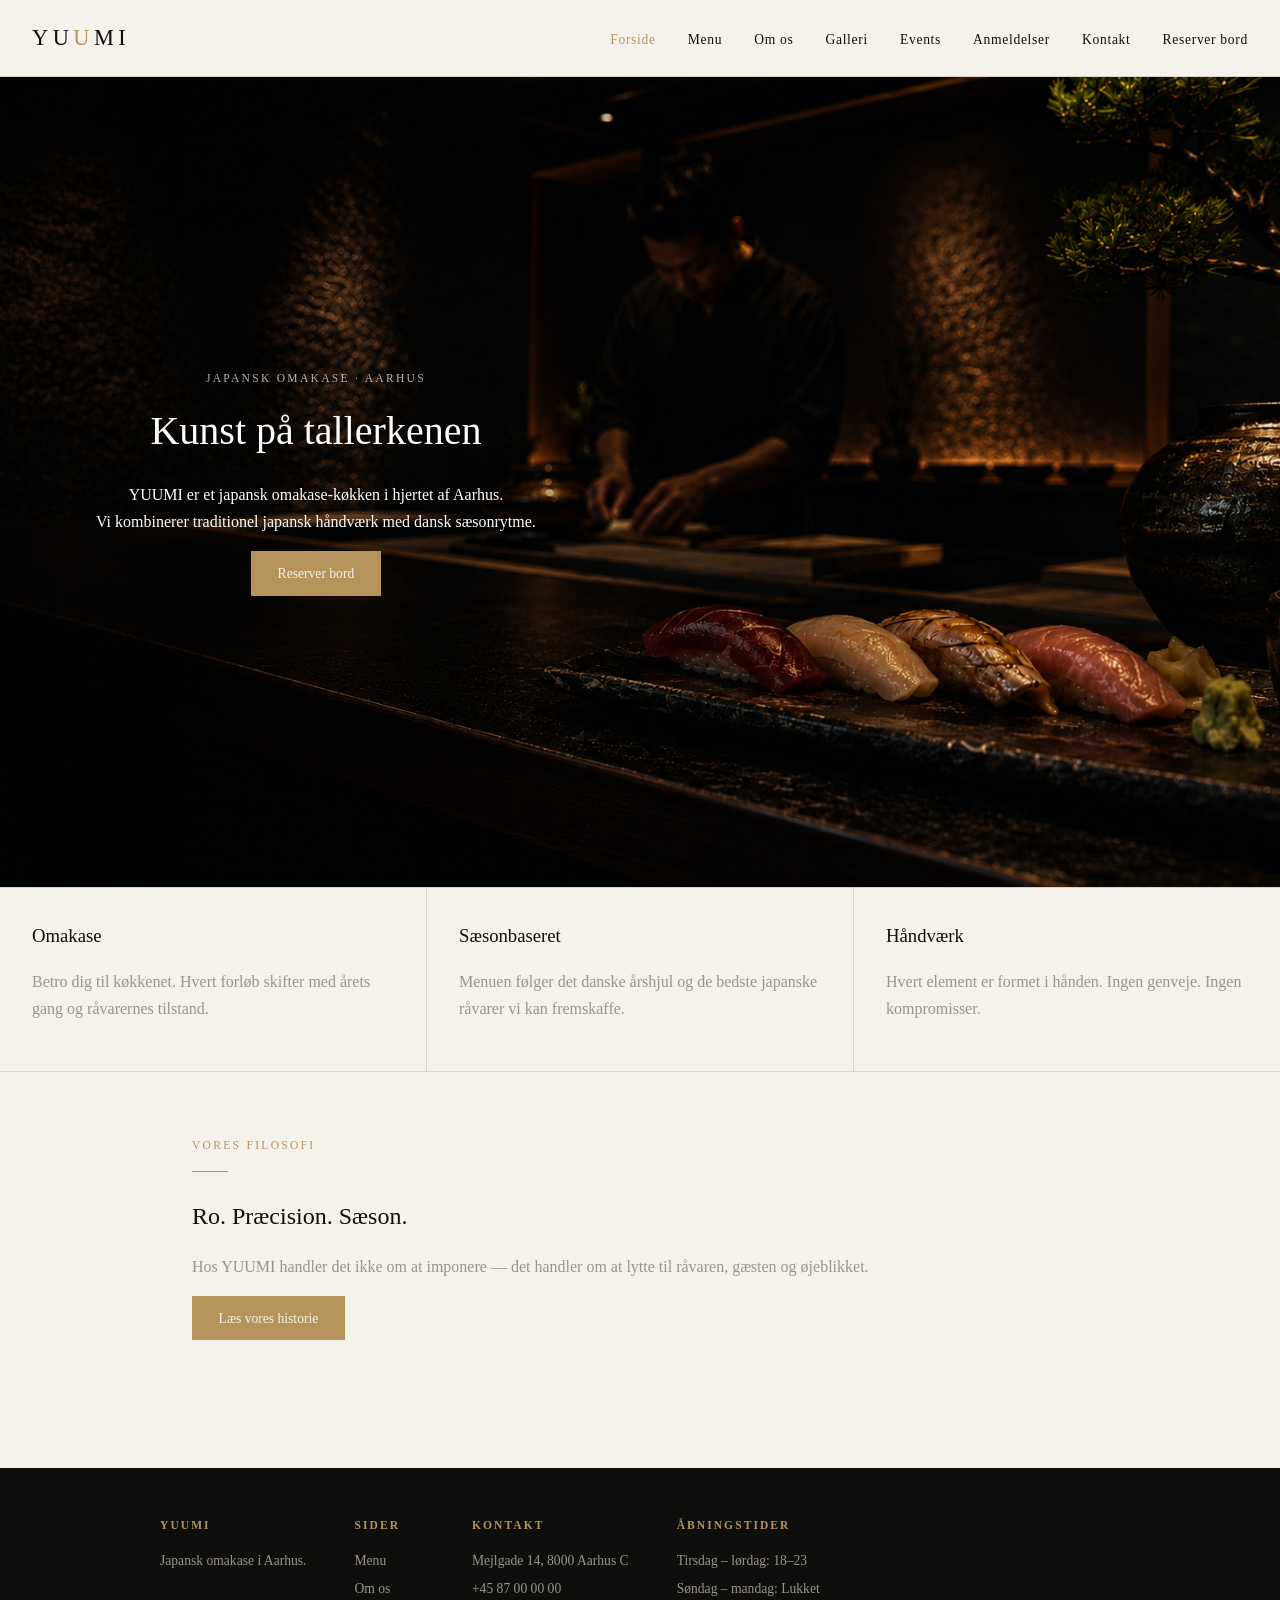
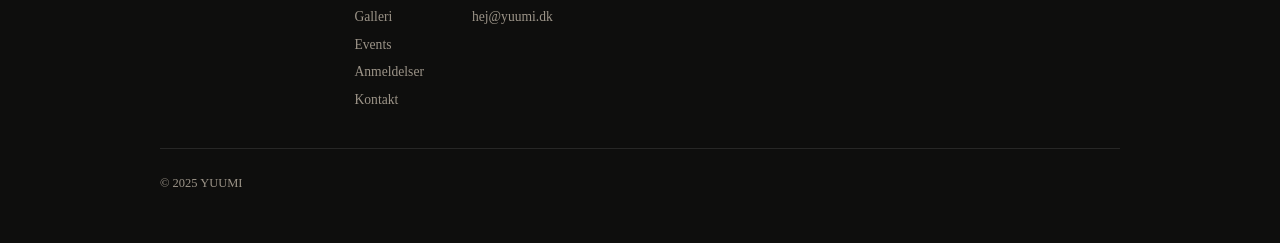
<file: Kode/index.html>
<!DOCTYPE html>
<html lang="da">
<head>
  <meta charset="UTF-8" />
  <meta name="viewport" content="width=device-width, initial-scale=1.0" />
  <title>YUUMI — Japansk Omakase</title>
  <link rel="stylesheet" href="main.css" />
  <link rel="stylesheet" href="pages.css" />
  <style>
    .page-hero {
      position: relative;
      min-height: 90vh;
      background-image: url(/images/yuumi_mainpic.png); 
      background-size: cover;
      background-position: center;
      display: flex;
      align-items: center;
      padding: 0 6rem;
    }

    .page-hero::before {
      content: '';
      position: absolute;
      inset: 0;
      background: linear-gradient(to right, rgba(0,0,0,0.6) 0%, rgba(0,0,0,0.1) 70%);
    }

    .page-hero .hero-content {
      position: relative;
      z-index: 1;
      max-width: 520px;
      color: white;
    }

    .page-hero .label {
      color: rgba(255,255,255,0.7);
    }

    .page-hero h1,
    .page-hero p {
      color: white;
    }
  </style>
</head>
<body>

  <nav>
    <a href="index.html" class="logo">YU<span>U</span>MI</a>
    <ul>
      <li><a href="index.html" class="active">Forside</a></li>
      <li><a href="menu.html">Menu</a></li>
      <li><a href="about.html">Om os</a></li>
      <li><a href="gallery.html">Galleri</a></li>
      <li><a href="events.html">Events</a></li>
      <li><a href="reviews.html">Anmeldelser</a></li>
      <li><a href="contact.html">Kontakt</a></li>
      <li><a href="booking.html">Reserver bord</a></li>
    </ul>
  </nav>

  <div class="page-hero">
    <div class="hero-content">
      <span class="label">Japansk Omakase · Aarhus</span>
      <h1>Kunst på tallerkenen</h1>
      <p>YUUMI er et japansk omakase-køkken i hjertet af Aarhus.<br>Vi kombinerer traditionel japansk håndværk med dansk sæsonrytme.</p>
      <a href="booking.html" class="btn">Reserver bord</a>
    </div>
  </div>

  <div class="features">
    <div class="feature">
      <h3>Omakase</h3>
      <p>Betro dig til køkkenet. Hvert forløb skifter med årets gang og råvarernes tilstand.</p>
    </div>
    <div class="feature">
      <h3>Sæsonbaseret</h3>
      <p>Menuen følger det danske årshjul og de bedste japanske råvarer vi kan fremskaffe.</p>
    </div>
    <div class="feature">
      <h3>Håndværk</h3>
      <p>Hvert element er formet i hånden. Ingen genveje. Ingen kompromisser.</p>
    </div>
  </div>

  <div class="container">
    <span class="label">Vores filosofi</span>
    <div class="divider"></div>
    <h2>Ro. Præcision. Sæson.</h2>
    <p>Hos YUUMI handler det ikke om at imponere — det handler om at lytte til råvaren, gæsten og øjeblikket.</p>
    <a href="about.html" class="btn">Læs vores historie</a>
  </div>

  <footer>
    <div class="footer-inner">
      <div class="footer-col">
        <h4>YUUMI</h4>
        <p>Japansk omakase i Aarhus.</p>
      </div>
      <div class="footer-col">
        <h4>Sider</h4>
        <a href="menu.html">Menu</a>
        <a href="about.html">Om os</a>
        <a href="gallery.html">Galleri</a>
        <a href="events.html">Events</a>
        <a href="reviews.html">Anmeldelser</a>
        <a href="contact.html">Kontakt</a>
      </div>
      <div class="footer-col">
        <h4>Kontakt</h4>
        <p>Mejlgade 14, 8000 Aarhus C</p>
        <p>+45 87 00 00 00</p>
        <p>hej@yuumi.dk</p>
      </div>
      <div class="footer-col">
        <h4>Åbningstider</h4>
        <p>Tirsdag – lørdag: 18–23</p>
        <p>Søndag – mandag: Lukket</p>
      </div>
    </div>
    <div class="footer-bottom">© 2025 YUUMI</div>
  </footer>

</body>
</html>
</file>
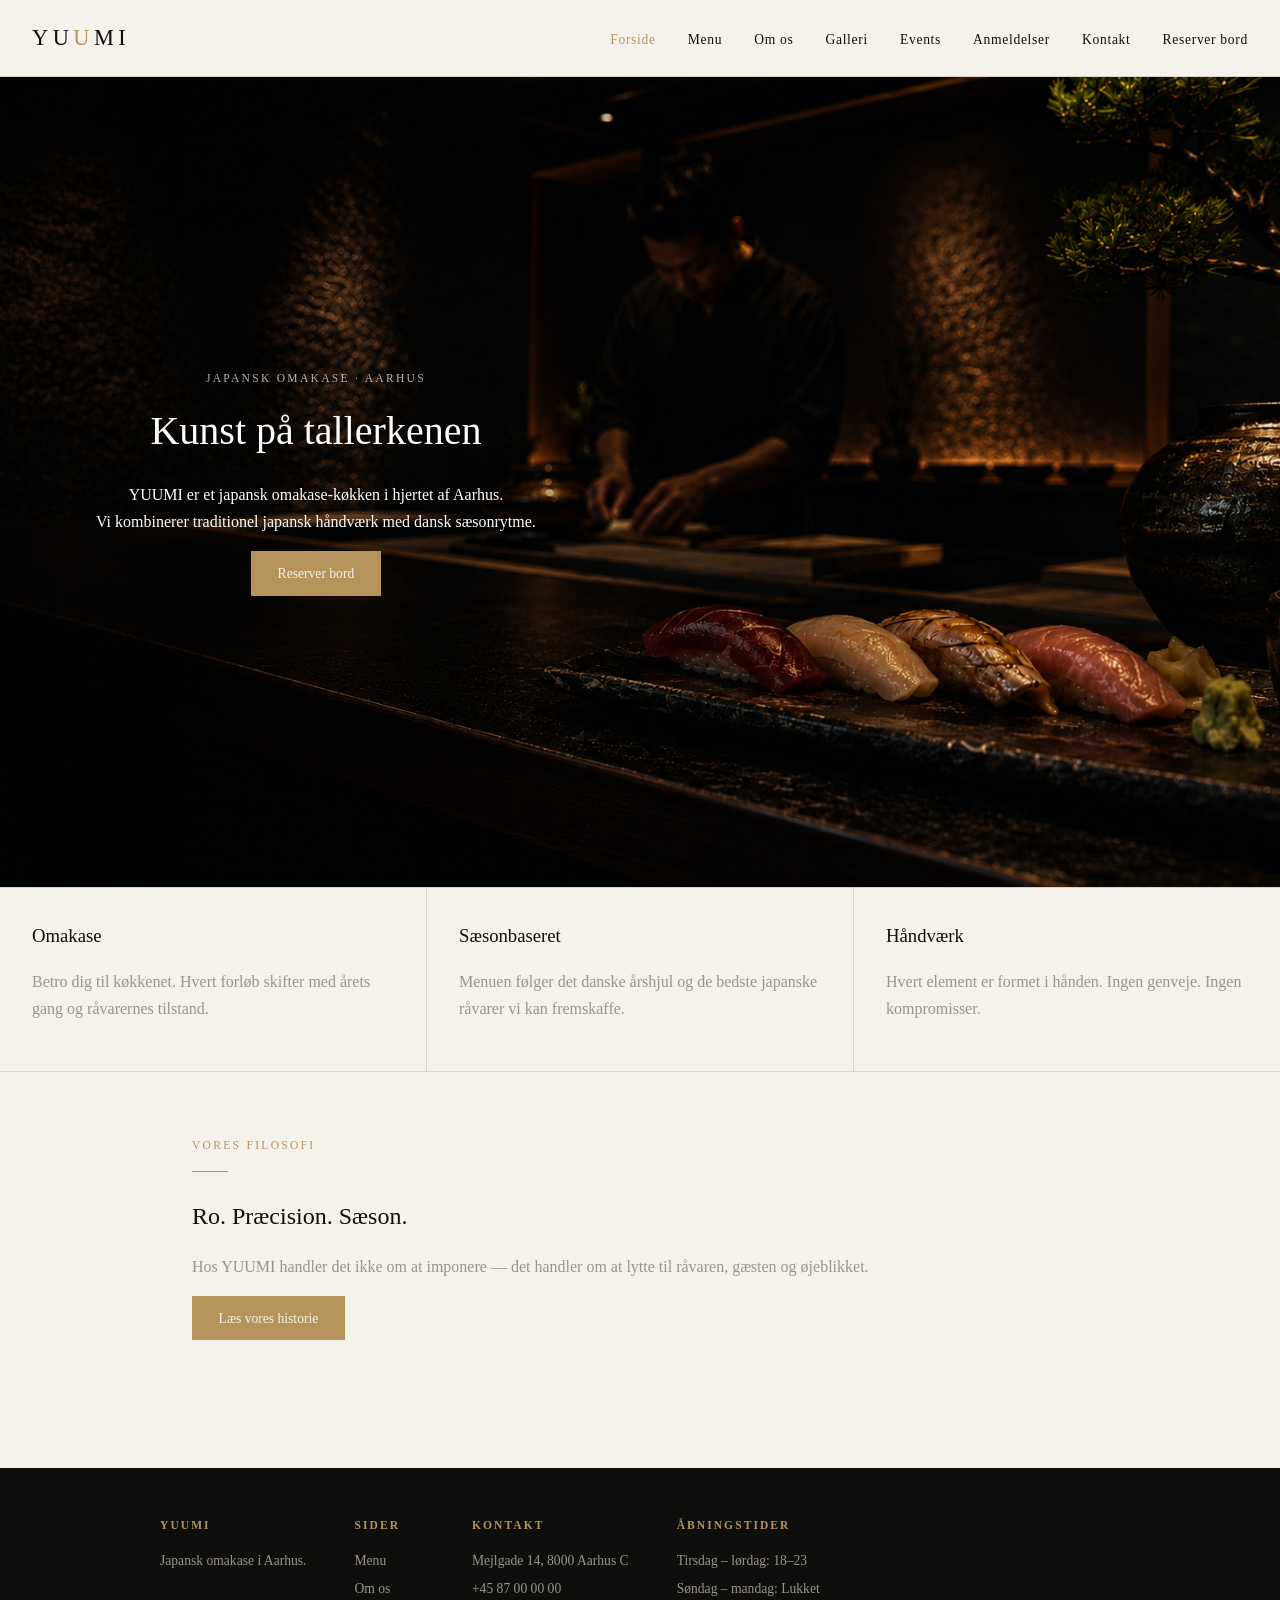
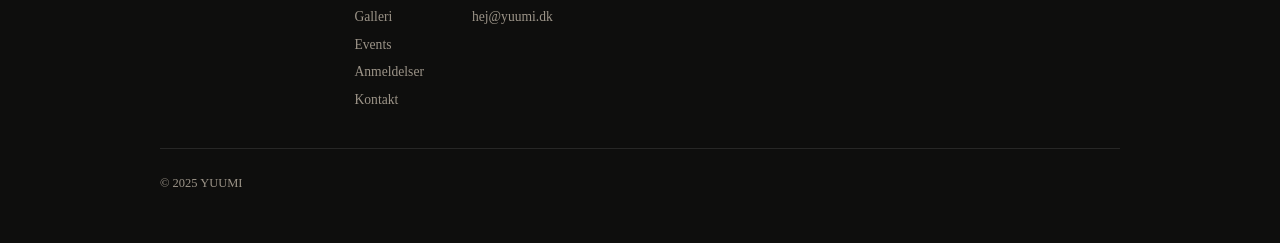
<file: Yuumi/index.html>
<!DOCTYPE html>
<html lang="da">
<head>
  <meta charset="UTF-8" />
  <meta name="viewport" content="width=device-width, initial-scale=1.0" />
  <title>YUUMI — Japansk Omakase</title>
  <link rel="stylesheet" href="main.css" />
  <link rel="stylesheet" href="pages.css" />
  <style>
    .page-hero {
      position: relative;
      min-height: 90vh;
      background-image: url(../images/yuumi_mainpic.png); 
      background-size: cover;
      background-position: center;
      display: flex;
      align-items: center;
      padding: 0 6rem;
    }

    .page-hero::before {
      content: '';
      position: absolute;
      inset: 0;
      background: linear-gradient(to right, rgba(0,0,0,0.6) 0%, rgba(0,0,0,0.1) 70%);
    }

    .page-hero .hero-content {
      position: relative;
      z-index: 1;
      max-width: 520px;
      color: white;
    }

    .page-hero .label {
      color: rgba(255,255,255,0.7);
    }

    .page-hero h1,
    .page-hero p {
      color: white;
    }
  </style>
</head>
<body>

  <nav>
    <a href="index.html" class="logo">YU<span>U</span>MI</a>
    <ul>
      <li><a href="index.html" class="active">Forside</a></li>
      <li><a href="menu.html">Menu</a></li>
      <li><a href="about.html">Om os</a></li>
      <li><a href="gallery.html">Galleri</a></li>
      <li><a href="events.html">Events</a></li>
      <li><a href="reviews.html">Anmeldelser</a></li>
      <li><a href="contact.html">Kontakt</a></li>
      <li><a href="booking.html">Reserver bord</a></li>
    </ul>
  </nav>

  <div class="page-hero">
    <div class="hero-content">
      <span class="label">Japansk Omakase · Aarhus</span>
      <h1>Kunst på tallerkenen</h1>
      <p>YUUMI er et japansk omakase-køkken i hjertet af Aarhus.<br>Vi kombinerer traditionel japansk håndværk med dansk sæsonrytme.</p>
      <a href="booking.html" class="btn">Reserver bord</a>
    </div>
  </div>

  <div class="features">
    <div class="feature">
      <h3>Omakase</h3>
      <p>Betro dig til køkkenet. Hvert forløb skifter med årets gang og råvarernes tilstand.</p>
    </div>
    <div class="feature">
      <h3>Sæsonbaseret</h3>
      <p>Menuen følger det danske årshjul og de bedste japanske råvarer vi kan fremskaffe.</p>
    </div>
    <div class="feature">
      <h3>Håndværk</h3>
      <p>Hvert element er formet i hånden. Ingen genveje. Ingen kompromisser.</p>
    </div>
  </div>

  <div class="container">
    <span class="label">Vores filosofi</span>
    <div class="divider"></div>
    <h2>Ro. Præcision. Sæson.</h2>
    <p>Hos YUUMI handler det ikke om at imponere — det handler om at lytte til råvaren, gæsten og øjeblikket.</p>
    <a href="about.html" class="btn">Læs vores historie</a>
  </div>

  <footer>
    <div class="footer-inner">
      <div class="footer-col">
        <h4>YUUMI</h4>
        <p>Japansk omakase i Aarhus.</p>
      </div>
      <div class="footer-col">
        <h4>Sider</h4>
        <a href="menu.html">Menu</a>
        <a href="about.html">Om os</a>
        <a href="gallery.html">Galleri</a>
        <a href="events.html">Events</a>
        <a href="reviews.html">Anmeldelser</a>
        <a href="contact.html">Kontakt</a>
      </div>
      <div class="footer-col">
        <h4>Kontakt</h4>
        <p>Mejlgade 14, 8000 Aarhus C</p>
        <p>+45 87 00 00 00</p>
        <p>hej@yuumi.dk</p>
      </div>
      <div class="footer-col">
        <h4>Åbningstider</h4>
        <p>Tirsdag – lørdag: 18–23</p>
        <p>Søndag – mandag: Lukket</p>
      </div>
    </div>
    <div class="footer-bottom">© 2025 YUUMI</div>
  </footer>

</body>
</html>
</file>
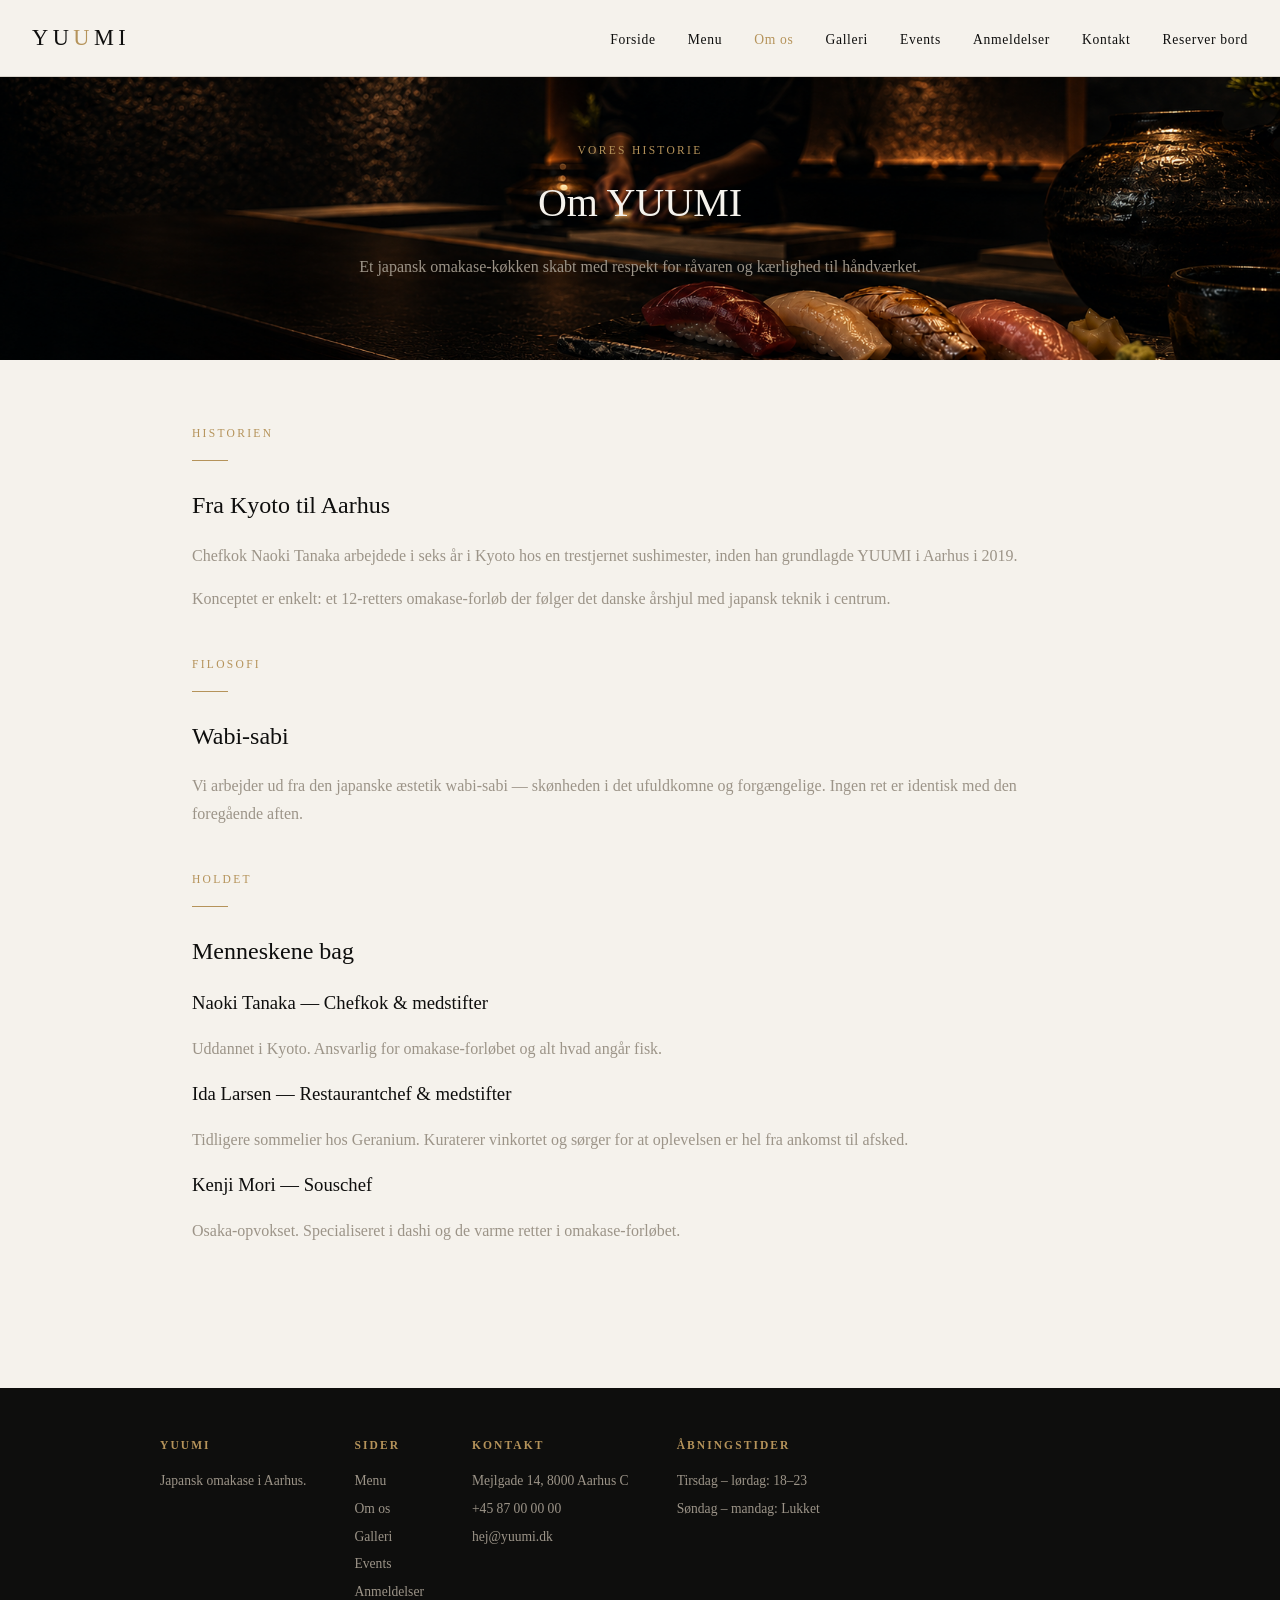
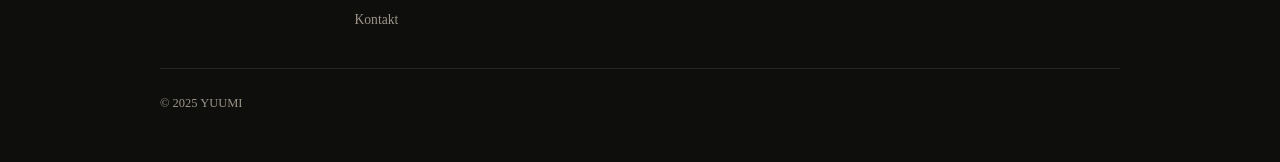
<file: Kode/about.html>
<!DOCTYPE html>
<html lang="da">
<head>
  <meta charset="UTF-8" />
  <meta name="viewport" content="width=device-width, initial-scale=1.0" />
  <title>Om os — YUUMI</title>
  <link rel="stylesheet" href="main.css" />
  <link rel="stylesheet" href="pages.css" />
</head>
<body>

  <nav>
    <a href="index.html" class="logo">YU<span>U</span>MI</a>
    <ul>
      <li><a href="index.html">Forside</a></li>
      <li><a href="menu.html">Menu</a></li>
      <li><a href="about.html" class="active">Om os</a></li>
      <li><a href="gallery.html">Galleri</a></li>
      <li><a href="events.html">Events</a></li>
      <li><a href="reviews.html">Anmeldelser</a></li>
      <li><a href="contact.html">Kontakt</a></li>
      <li><a href="booking.html">Reserver bord</a></li>
    </ul>
  </nav>

  <div class="page-hero">
    <span class="label">Vores historie</span>
    <h1>Om YUUMI</h1>
    <p>Et japansk omakase-køkken skabt med respekt for råvaren og kærlighed til håndværket.</p>
  </div>

  <div class="container">

    <span class="label">Historien</span>
    <div class="divider"></div>
    <h2>Fra Kyoto til Aarhus</h2>
    <p>Chefkok Naoki Tanaka arbejdede i seks år i Kyoto hos en trestjernet sushimester, inden han grundlagde YUUMI i Aarhus i 2019.</p>
    <p>Konceptet er enkelt: et 12-retters omakase-forløb der følger det danske årshjul med japansk teknik i centrum.</p>

    <br>
    <span class="label">Filosofi</span>
    <div class="divider"></div>
    <h2>Wabi-sabi</h2>
    <p>Vi arbejder ud fra den japanske æstetik wabi-sabi — skønheden i det ufuldkomne og forgængelige. Ingen ret er identisk med den foregående aften.</p>

    <br>
    <span class="label">Holdet</span>
    <div class="divider"></div>
    <h2>Menneskene bag</h2>

    <h3>Naoki Tanaka — Chefkok & medstifter</h3>
    <p>Uddannet i Kyoto. Ansvarlig for omakase-forløbet og alt hvad angår fisk.</p>

    <h3>Ida Larsen — Restaurantchef & medstifter</h3>
    <p>Tidligere sommelier hos Geranium. Kuraterer vinkortet og sørger for at oplevelsen er hel fra ankomst til afsked.</p>

    <h3>Kenji Mori — Souschef</h3>
    <p>Osaka-opvokset. Specialiseret i dashi og de varme retter i omakase-forløbet.</p>

  </div>

  <footer>
    <div class="footer-inner">
      <div class="footer-col">
        <h4>YUUMI</h4>
        <p>Japansk omakase i Aarhus.</p>
      </div>
      <div class="footer-col">
        <h4>Sider</h4>
        <a href="menu.html">Menu</a>
        <a href="about.html">Om os</a>
        <a href="gallery.html">Galleri</a>
        <a href="events.html">Events</a>
        <a href="reviews.html">Anmeldelser</a>
        <a href="contact.html">Kontakt</a>
      </div>
      <div class="footer-col">
        <h4>Kontakt</h4>
        <p>Mejlgade 14, 8000 Aarhus C</p>
        <p>+45 87 00 00 00</p>
        <p>hej@yuumi.dk</p>
      </div>
      <div class="footer-col">
        <h4>Åbningstider</h4>
        <p>Tirsdag – lørdag: 18–23</p>
        <p>Søndag – mandag: Lukket</p>
      </div>
    </div>
    <div class="footer-bottom">© 2025 YUUMI</div>
  </footer>

</body>
</html>
</file>
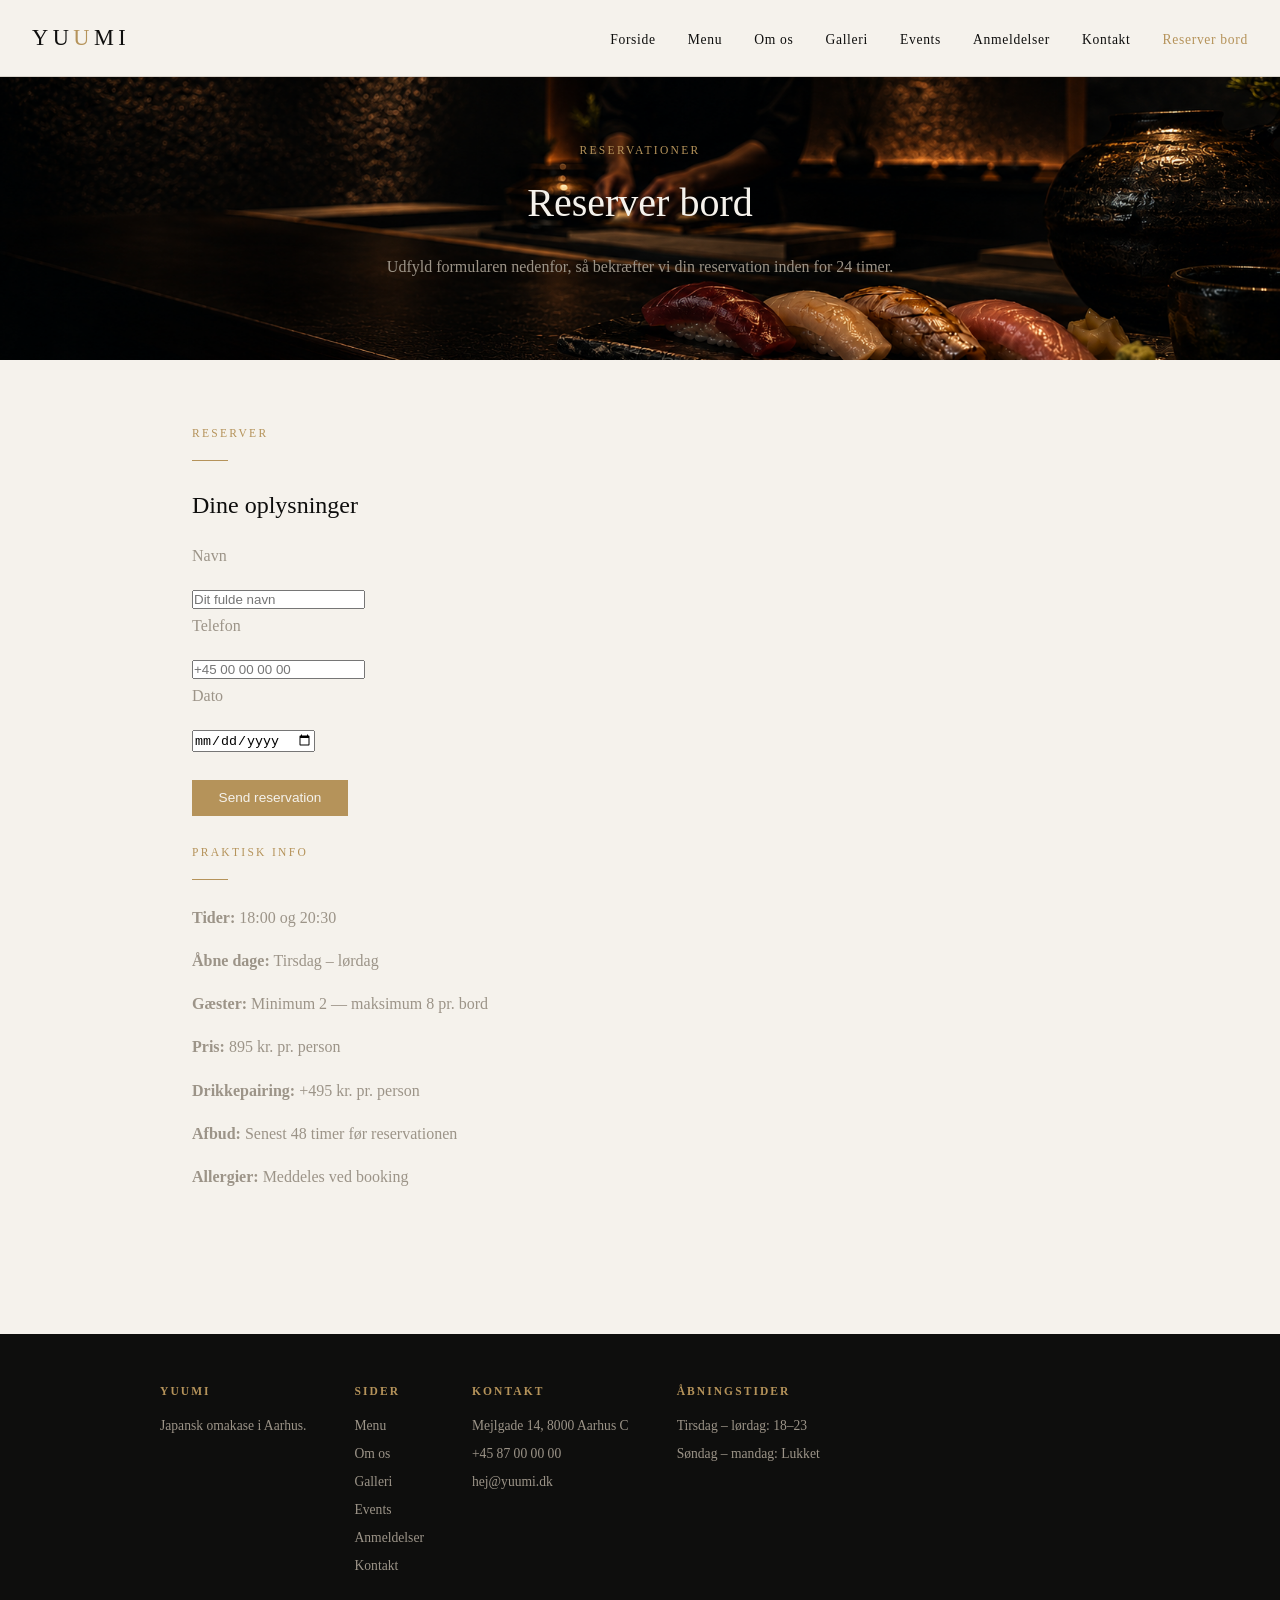
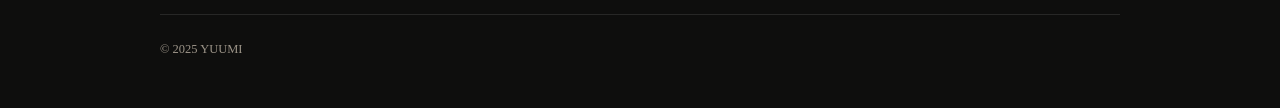
<file: Kode/booking.html>
<!DOCTYPE html>
<html lang="da">
<head>
  <meta charset="UTF-8" />
  <meta name="viewport" content="width=device-width, initial-scale=1.0" />
  <title>Reserver bord — YUUMI</title>
  <link rel="stylesheet" href="main.css" />
  <link rel="stylesheet" href="pages.css" />
</head>
<body>

  <nav>
    <a href="index.html" class="logo">YU<span>U</span>MI</a>
    <ul>
      <li><a href="index.html">Forside</a></li>
      <li><a href="menu.html">Menu</a></li>
      <li><a href="about.html">Om os</a></li>
      <li><a href="gallery.html">Galleri</a></li>
      <li><a href="events.html">Events</a></li>
      <li><a href="reviews.html">Anmeldelser</a></li>
      <li><a href="contact.html">Kontakt</a></li>
      <li><a href="booking.html" class="active">Reserver bord</a></li>
    </ul>
  </nav>

  <div class="page-hero">
    <span class="label">Reservationer</span>
    <h1>Reserver bord</h1>
    <p>Udfyld formularen nedenfor, så bekræfter vi din reservation inden for 24 timer.</p>
  </div>

  <div class="container">

    <span class="label">Reserver</span>
    <div class="divider"></div>
    <h2>Dine oplysninger</h2>

    <form action="/book" method="POST">
      <p>Navn</p>
      <input type="text" name="navn" placeholder="Dit fulde navn" required />

      <p>Telefon</p>
      <input type="tel" name="telefon" placeholder="+45 00 00 00 00" required />

      <p>Dato</p>
      <input type="date" name="dato" required />

      <br><br>
      <button type="submit" class="btn">Send reservation</button>
    </form>

    <br>
    <span class="label">Praktisk info</span>
    <div class="divider"></div>
    <p><strong>Tider:</strong> 18:00 og 20:30</p>
    <p><strong>Åbne dage:</strong> Tirsdag – lørdag</p>
    <p><strong>Gæster:</strong> Minimum 2 — maksimum 8 pr. bord</p>
    <p><strong>Pris:</strong> 895 kr. pr. person</p>
    <p><strong>Drikkepairing:</strong> +495 kr. pr. person</p>
    <p><strong>Afbud:</strong> Senest 48 timer før reservationen</p>
    <p><strong>Allergier:</strong> Meddeles ved booking</p>

  </div>

  <footer>
    <div class="footer-inner">
      <div class="footer-col">
        <h4>YUUMI</h4>
        <p>Japansk omakase i Aarhus.</p>
      </div>
      <div class="footer-col">
        <h4>Sider</h4>
        <a href="menu.html">Menu</a>
        <a href="about.html">Om os</a>
        <a href="gallery.html">Galleri</a>
        <a href="events.html">Events</a>
        <a href="reviews.html">Anmeldelser</a>
        <a href="contact.html">Kontakt</a>
      </div>
      <div class="footer-col">
        <h4>Kontakt</h4>
        <p>Mejlgade 14, 8000 Aarhus C</p>
        <p>+45 87 00 00 00</p>
        <p>hej@yuumi.dk</p>
      </div>
      <div class="footer-col">
        <h4>Åbningstider</h4>
        <p>Tirsdag – lørdag: 18–23</p>
        <p>Søndag – mandag: Lukket</p>
      </div>
    </div>
    <div class="footer-bottom">© 2025 YUUMI</div>
  </footer>

</body>
</html>
</file>
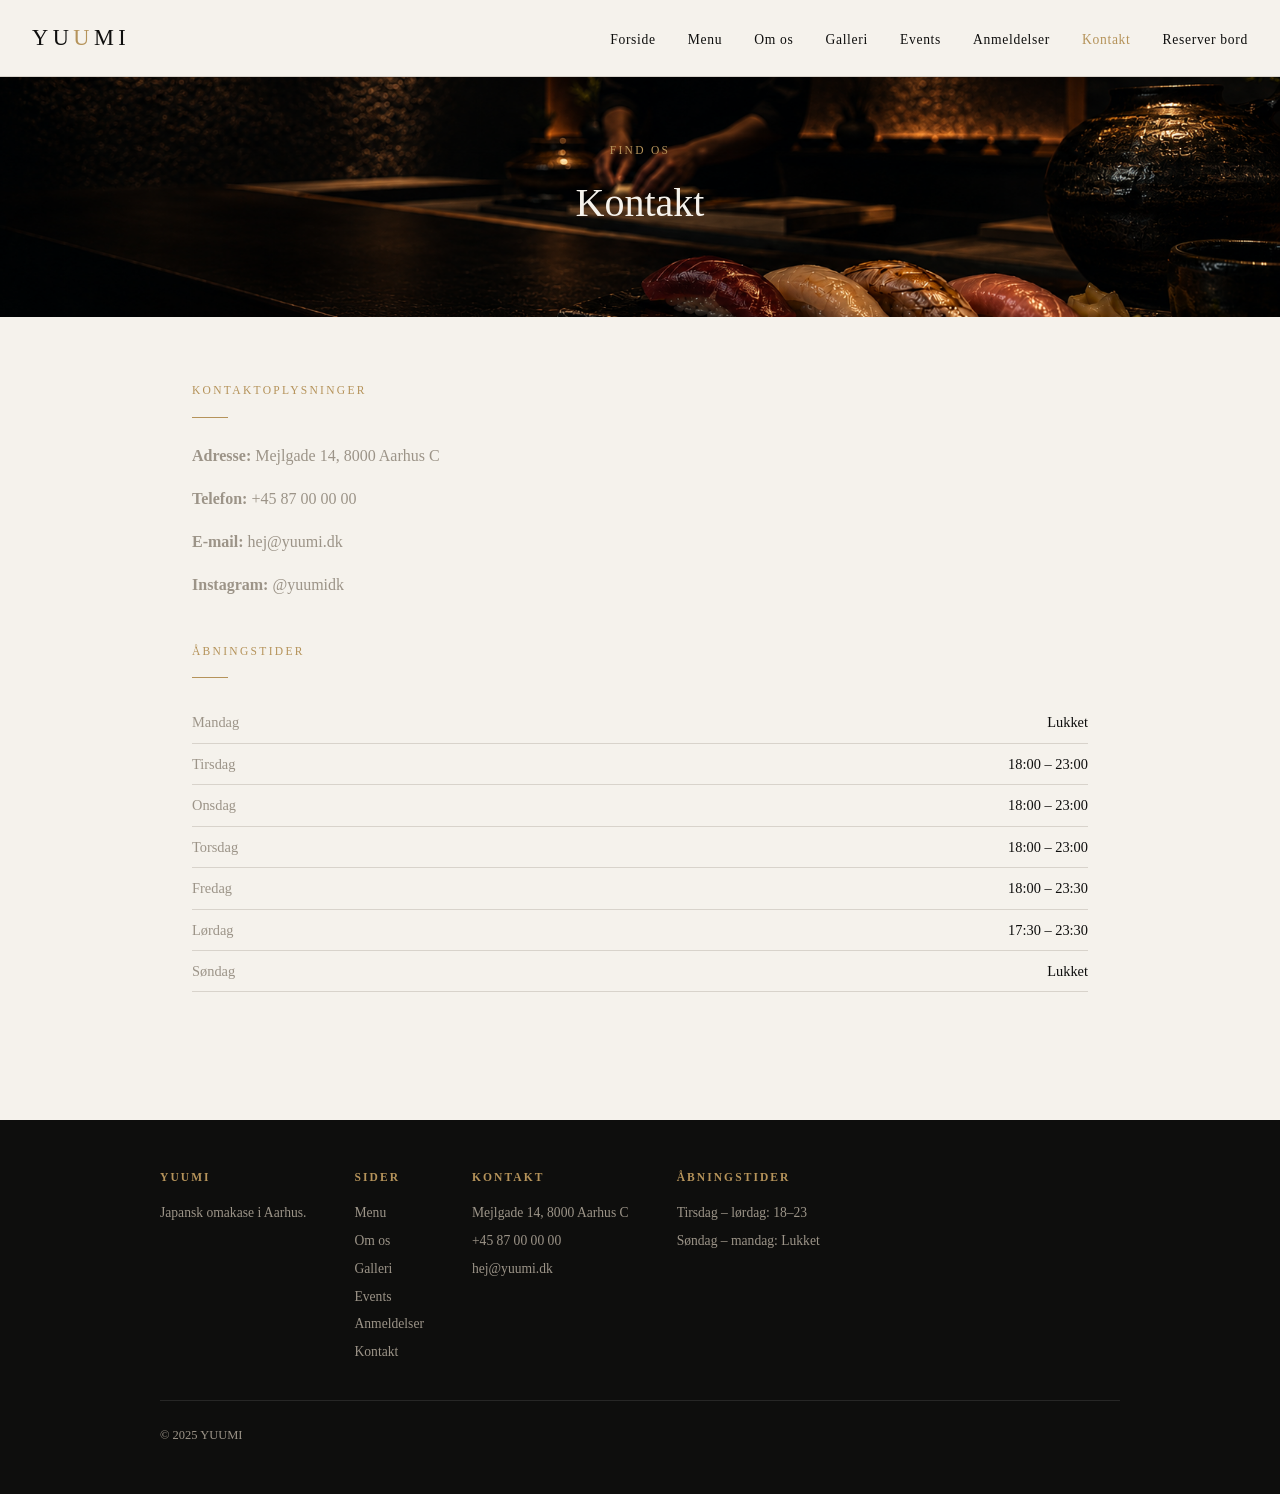
<file: Kode/contact.html>
<!DOCTYPE html>
<html lang="da">
<head>
  <meta charset="UTF-8" />
  <meta name="viewport" content="width=device-width, initial-scale=1.0" />
  <title>Kontakt — YUUMI</title>
  <link rel="stylesheet" href="main.css" />
  <link rel="stylesheet" href="pages.css" />
</head>
<body>

  <nav>
    <a href="index.html" class="logo">YU<span>U</span>MI</a>
    <ul>
      <li><a href="index.html">Forside</a></li>
      <li><a href="menu.html">Menu</a></li>
      <li><a href="about.html">Om os</a></li>
      <li><a href="gallery.html">Galleri</a></li>
      <li><a href="events.html">Events</a></li>
      <li><a href="reviews.html">Anmeldelser</a></li>
      <li><a href="contact.html" class="active">Kontakt</a></li>
      <li><a href="booking.html">Reserver bord</a></li>
    </ul>
  </nav>

  <div class="page-hero">
    <span class="label">Find os</span>
    <h1>Kontakt</h1>
  </div>

  <div class="container">

    <span class="label">Kontaktoplysninger</span>
    <div class="divider"></div>

    <p><strong>Adresse:</strong> Mejlgade 14, 8000 Aarhus C</p>
    <p><strong>Telefon:</strong> +45 87 00 00 00</p>
    <p><strong>E-mail:</strong> hej@yuumi.dk</p>
    <p><strong>Instagram:</strong> @yuumidk</p>

    <br>
    <span class="label">Åbningstider</span>
    <div class="divider"></div>

    <div class="hours-row"><span>Mandag</span><span>Lukket</span></div>
    <div class="hours-row"><span>Tirsdag</span><span>18:00 – 23:00</span></div>
    <div class="hours-row"><span>Onsdag</span><span>18:00 – 23:00</span></div>
    <div class="hours-row"><span>Torsdag</span><span>18:00 – 23:00</span></div>
    <div class="hours-row"><span>Fredag</span><span>18:00 – 23:30</span></div>
    <div class="hours-row"><span>Lørdag</span><span>17:30 – 23:30</span></div>
    <div class="hours-row"><span>Søndag</span><span>Lukket</span></div>

  </div>

  <footer>
    <div class="footer-inner">
      <div class="footer-col">
        <h4>YUUMI</h4>
        <p>Japansk omakase i Aarhus.</p>
      </div>
      <div class="footer-col">
        <h4>Sider</h4>
        <a href="menu.html">Menu</a>
        <a href="about.html">Om os</a>
        <a href="gallery.html">Galleri</a>
        <a href="events.html">Events</a>
        <a href="reviews.html">Anmeldelser</a>
        <a href="contact.html">Kontakt</a>
      </div>
      <div class="footer-col">
        <h4>Kontakt</h4>
        <p>Mejlgade 14, 8000 Aarhus C</p>
        <p>+45 87 00 00 00</p>
        <p>hej@yuumi.dk</p>
      </div>
      <div class="footer-col">
        <h4>Åbningstider</h4>
        <p>Tirsdag – lørdag: 18–23</p>
        <p>Søndag – mandag: Lukket</p>
      </div>
    </div>
    <div class="footer-bottom">© 2025 YUUMI</div>
  </footer>

</body>
</html>
</file>
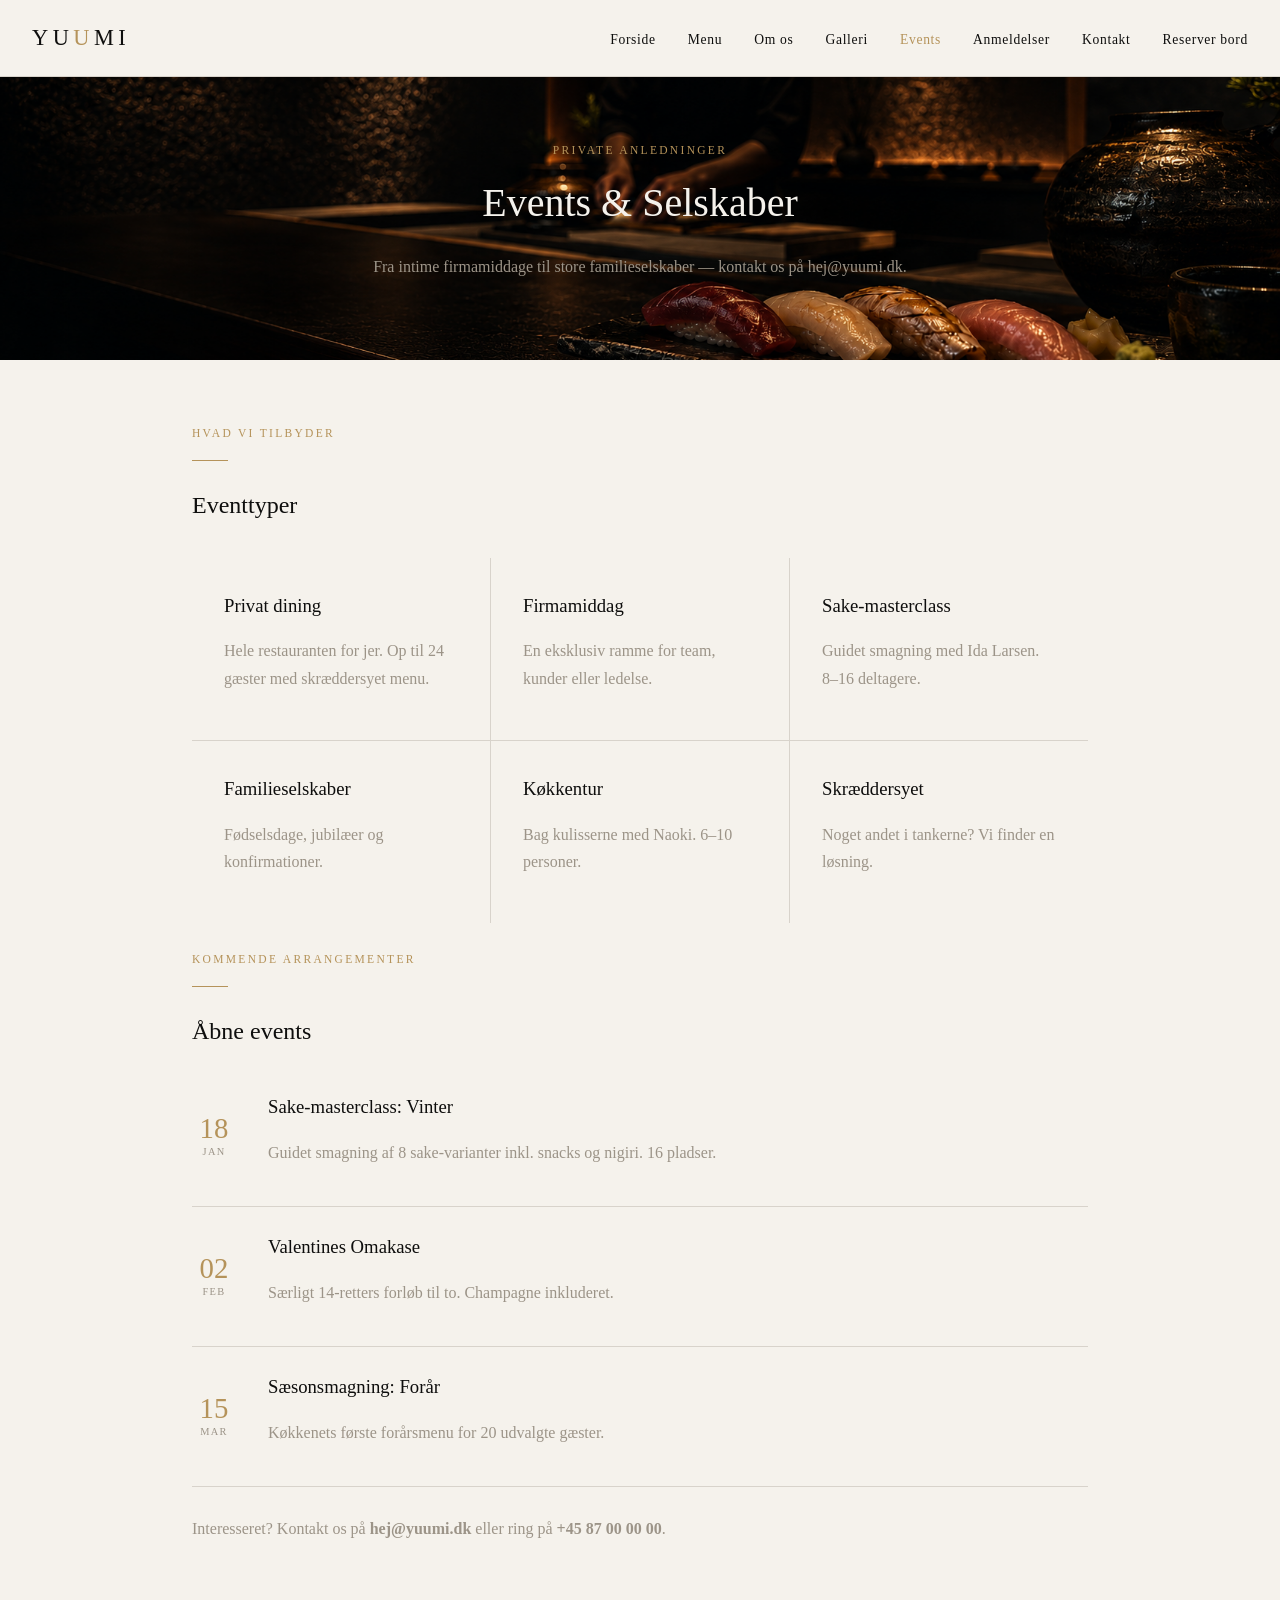
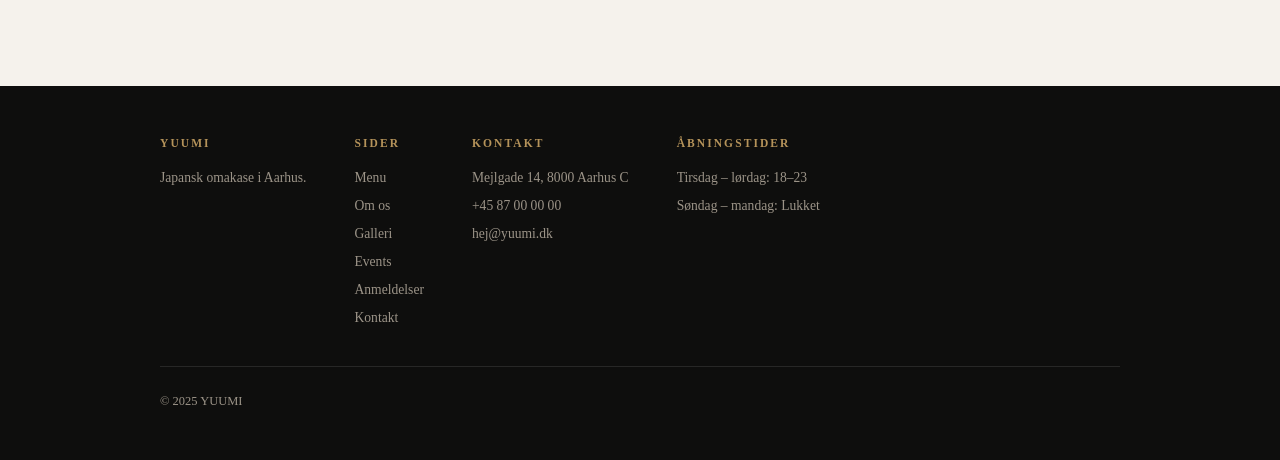
<file: Kode/events.html>
<!DOCTYPE html>
<html lang="da">
<head>
  <meta charset="UTF-8" />
  <meta name="viewport" content="width=device-width, initial-scale=1.0" />
  <title>Events — YUUMI</title>
  <link rel="stylesheet" href="main.css" />
  <link rel="stylesheet" href="pages.css" />
</head>
<body>

  <nav>
    <a href="index.html" class="logo">YU<span>U</span>MI</a>
    <ul>
      <li><a href="index.html">Forside</a></li>
      <li><a href="menu.html">Menu</a></li>
      <li><a href="about.html">Om os</a></li>
      <li><a href="gallery.html">Galleri</a></li>
      <li><a href="events.html" class="active">Events</a></li>
      <li><a href="reviews.html">Anmeldelser</a></li>
      <li><a href="contact.html">Kontakt</a></li>
      <li><a href="booking.html">Reserver bord</a></li>
    </ul>
  </nav>

  <div class="page-hero">
    <span class="label">Private anledninger</span>
    <h1>Events & Selskaber</h1>
    <p>Fra intime firmamiddage til store familieselskaber — kontakt os på hej@yuumi.dk.</p>
  </div>

  <div class="container">

    <span class="label">Hvad vi tilbyder</span>
    <div class="divider"></div>
    <h2>Eventtyper</h2>

    <div class="event-types">
      <div class="event-type">
        <h3>Privat dining</h3>
        <p>Hele restauranten for jer. Op til 24 gæster med skræddersyet menu.</p>
      </div>
      <div class="event-type">
        <h3>Firmamiddag</h3>
        <p>En eksklusiv ramme for team, kunder eller ledelse.</p>
      </div>
      <div class="event-type">
        <h3>Sake-masterclass</h3>
        <p>Guidet smagning med Ida Larsen. 8–16 deltagere.</p>
      </div>
      <div class="event-type">
        <h3>Familieselskaber</h3>
        <p>Fødselsdage, jubilæer og konfirmationer.</p>
      </div>
      <div class="event-type">
        <h3>Køkkentur</h3>
        <p>Bag kulisserne med Naoki. 6–10 personer.</p>
      </div>
      <div class="event-type">
        <h3>Skræddersyet</h3>
        <p>Noget andet i tankerne? Vi finder en løsning.</p>
      </div>
    </div>

    <br>
    <span class="label">Kommende arrangementer</span>
    <div class="divider"></div>
    <h2>Åbne events</h2>

    <div class="event-listing">
      <div class="event-date">
        <div class="event-day">18</div>
        <div class="event-month">Jan</div>
      </div>
      <div>
        <h3>Sake-masterclass: Vinter</h3>
        <p>Guidet smagning af 8 sake-varianter inkl. snacks og nigiri. 16 pladser.</p>
      </div>
    </div>

    <div class="event-listing">
      <div class="event-date">
        <div class="event-day">02</div>
        <div class="event-month">Feb</div>
      </div>
      <div>
        <h3>Valentines Omakase</h3>
        <p>Særligt 14-retters forløb til to. Champagne inkluderet.</p>
      </div>
    </div>

    <div class="event-listing">
      <div class="event-date">
        <div class="event-day">15</div>
        <div class="event-month">Mar</div>
      </div>
      <div>
        <h3>Sæsonsmagning: Forår</h3>
        <p>Køkkenets første forårsmenu for 20 udvalgte gæster.</p>
      </div>
    </div>

    <br>
    <p>Interesseret? Kontakt os på <strong>hej@yuumi.dk</strong> eller ring på <strong>+45 87 00 00 00</strong>.</p>

  </div>

  <footer>
    <div class="footer-inner">
      <div class="footer-col">
        <h4>YUUMI</h4>
        <p>Japansk omakase i Aarhus.</p>
      </div>
      <div class="footer-col">
        <h4>Sider</h4>
        <a href="menu.html">Menu</a>
        <a href="about.html">Om os</a>
        <a href="gallery.html">Galleri</a>
        <a href="events.html">Events</a>
        <a href="reviews.html">Anmeldelser</a>
        <a href="contact.html">Kontakt</a>
      </div>
      <div class="footer-col">
        <h4>Kontakt</h4>
        <p>Mejlgade 14, 8000 Aarhus C</p>
        <p>+45 87 00 00 00</p>
        <p>hej@yuumi.dk</p>
      </div>
      <div class="footer-col">
        <h4>Åbningstider</h4>
        <p>Tirsdag – lørdag: 18–23</p>
        <p>Søndag – mandag: Lukket</p>
      </div>
    </div>
    <div class="footer-bottom">© 2025 YUUMI</div>
  </footer>

</body>
</html>
</file>
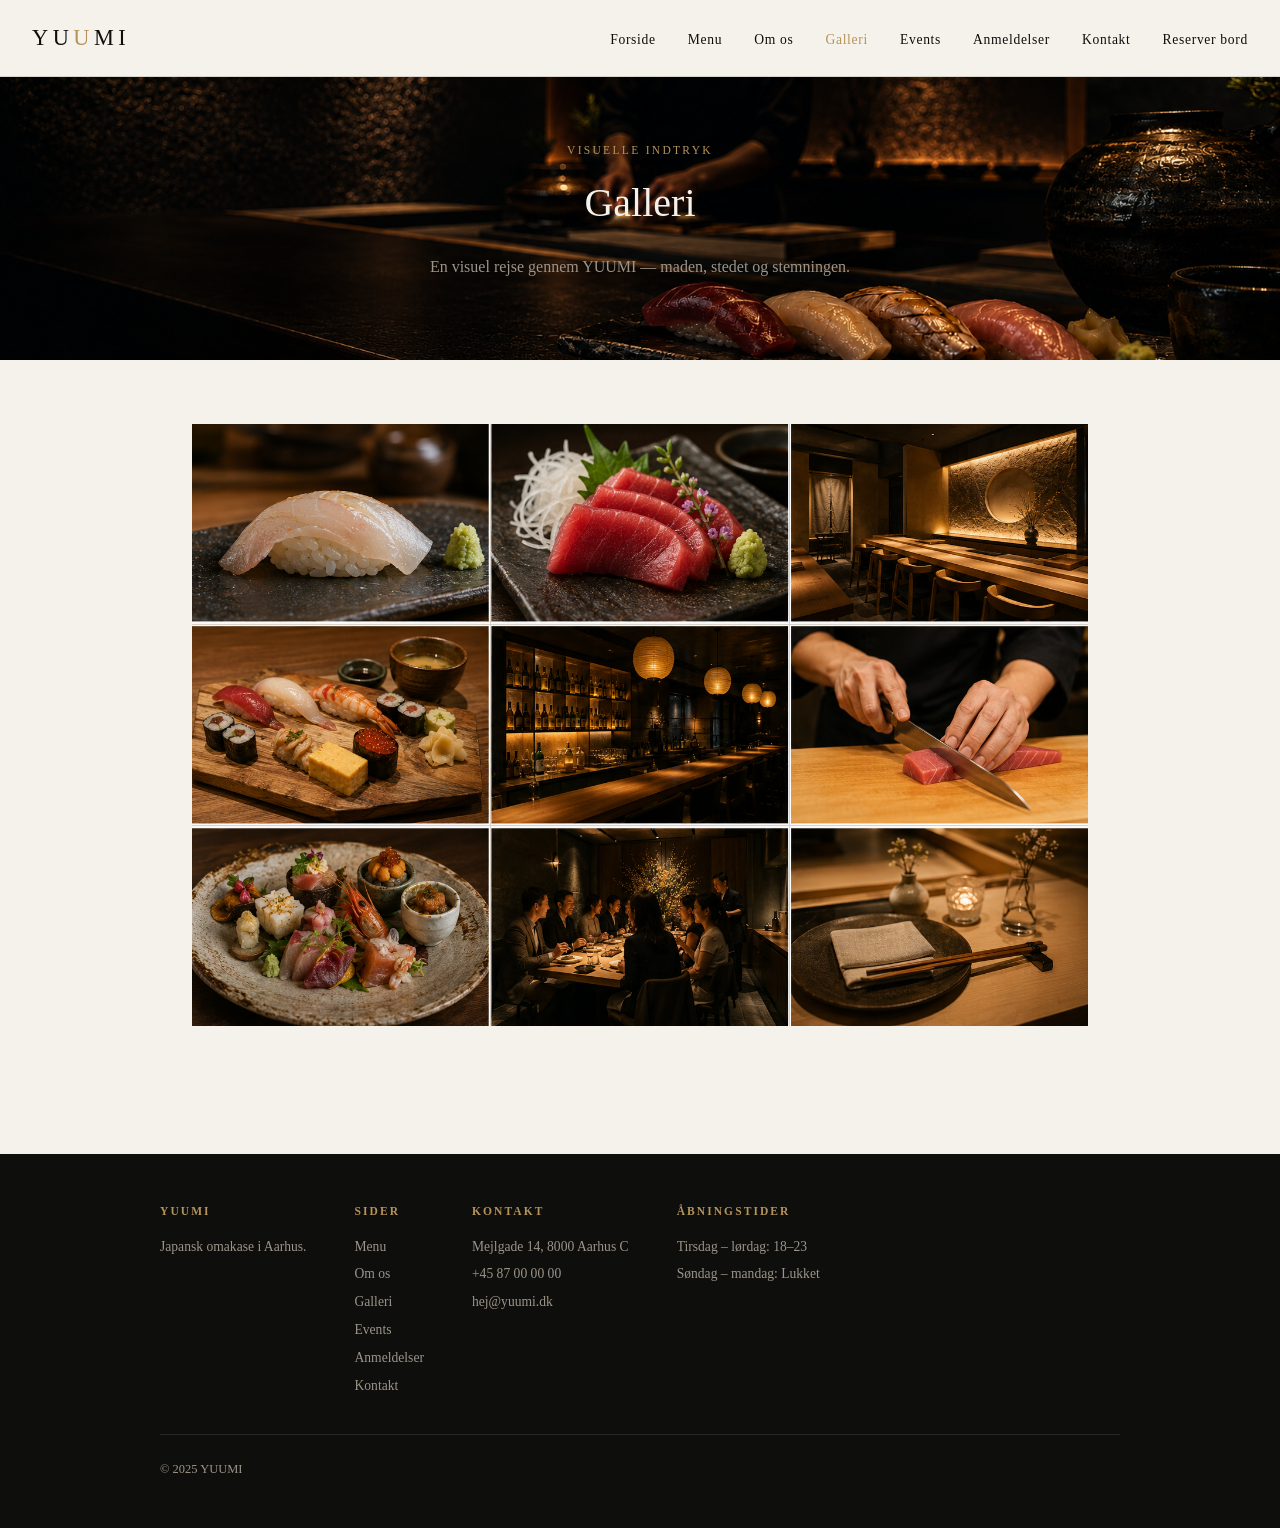
<file: Kode/gallery.html>
<!DOCTYPE html>
<html lang="da">
<head>
  <meta charset="UTF-8" />
  <meta name="viewport" content="width=device-width, initial-scale=1.0" />
  <title>Galleri — YUUMI</title>
  <link rel="stylesheet" href="main.css" />
  <link rel="stylesheet" href="pages.css" />
</head>
<body>

  <nav>
    <a href="index.html" class="logo">YU<span>U</span>MI</a>
    <ul>
      <li><a href="index.html">Forside</a></li>
      <li><a href="menu.html">Menu</a></li>
      <li><a href="about.html">Om os</a></li>
      <li><a href="gallery.html" class="active">Galleri</a></li>
      <li><a href="events.html">Events</a></li>
      <li><a href="reviews.html">Anmeldelser</a></li>
      <li><a href="contact.html">Kontakt</a></li>
      <li><a href="booking.html">Reserver bord</a></li>
    </ul>
  </nav>

  <div class="page-hero">
    <span class="label">Visuelle indtryk</span>
    <h1>Galleri</h1>
    <p>En visuel rejse gennem YUUMI — maden, stedet og stemningen.</p>
  </div>

  <div class="container">
    
    <div class="gallery-grid">

      <div class="gallery-item">
  <img src="/images/yuumi_gallery_1.png" alt="Nigiri — Hirame" />
  
</div>

<div class="gallery-item">
  <img src="/images/yuumi_gallery_2.png" alt="Sashimi — Maguro" />
  
</div>

<div class="gallery-item">
  <img src="/images/yuumi_gallery_3.png" alt="Restauranten" />
  
</div>

<div class="gallery-item">
  <img src="/images/yuumi_gallery_4.png" alt="Chawanmushi" />
 
</div>

<div class="gallery-item">
  <img src="/images/yuumi_gallery_5.png" alt="Baren om aftenen" />

</div>

<div class="gallery-item">
  <img src="/images/yuumi_gallery_6.png" alt="Knivteknik" />

</div>

<div class="gallery-item">
  <img src="/images/yuumi_gallery_7.png" alt="Omakase-anretning" />
  
</div>

<div class="gallery-item">
  <img src="/images/yuumi_gallery_8.png" alt="Privat selskab" />
  
</div>

<div class="gallery-item">
  <img src="/images/yuumi_gallery_9.png" alt="Borddækning" />
  
</div>

    </div>
  </div>

  <footer>
    <div class="footer-inner">
      <div class="footer-col">
        <h4>YUUMI</h4>
        <p>Japansk omakase i Aarhus.</p>
      </div>
      <div class="footer-col">
        <h4>Sider</h4>
        <a href="menu.html">Menu</a>
        <a href="about.html">Om os</a>
        <a href="gallery.html">Galleri</a>
        <a href="events.html">Events</a>
        <a href="reviews.html">Anmeldelser</a>
        <a href="contact.html">Kontakt</a>
      </div>
      <div class="footer-col">
        <h4>Kontakt</h4>
        <p>Mejlgade 14, 8000 Aarhus C</p>
        <p>+45 87 00 00 00</p>
        <p>hej@yuumi.dk</p>
      </div>
      <div class="footer-col">
        <h4>Åbningstider</h4>
        <p>Tirsdag – lørdag: 18–23</p>
        <p>Søndag – mandag: Lukket</p>
      </div>
    </div>
    <div class="footer-bottom">© 2025 YUUMI</div>
  </footer>

</body>
</html>
</file>
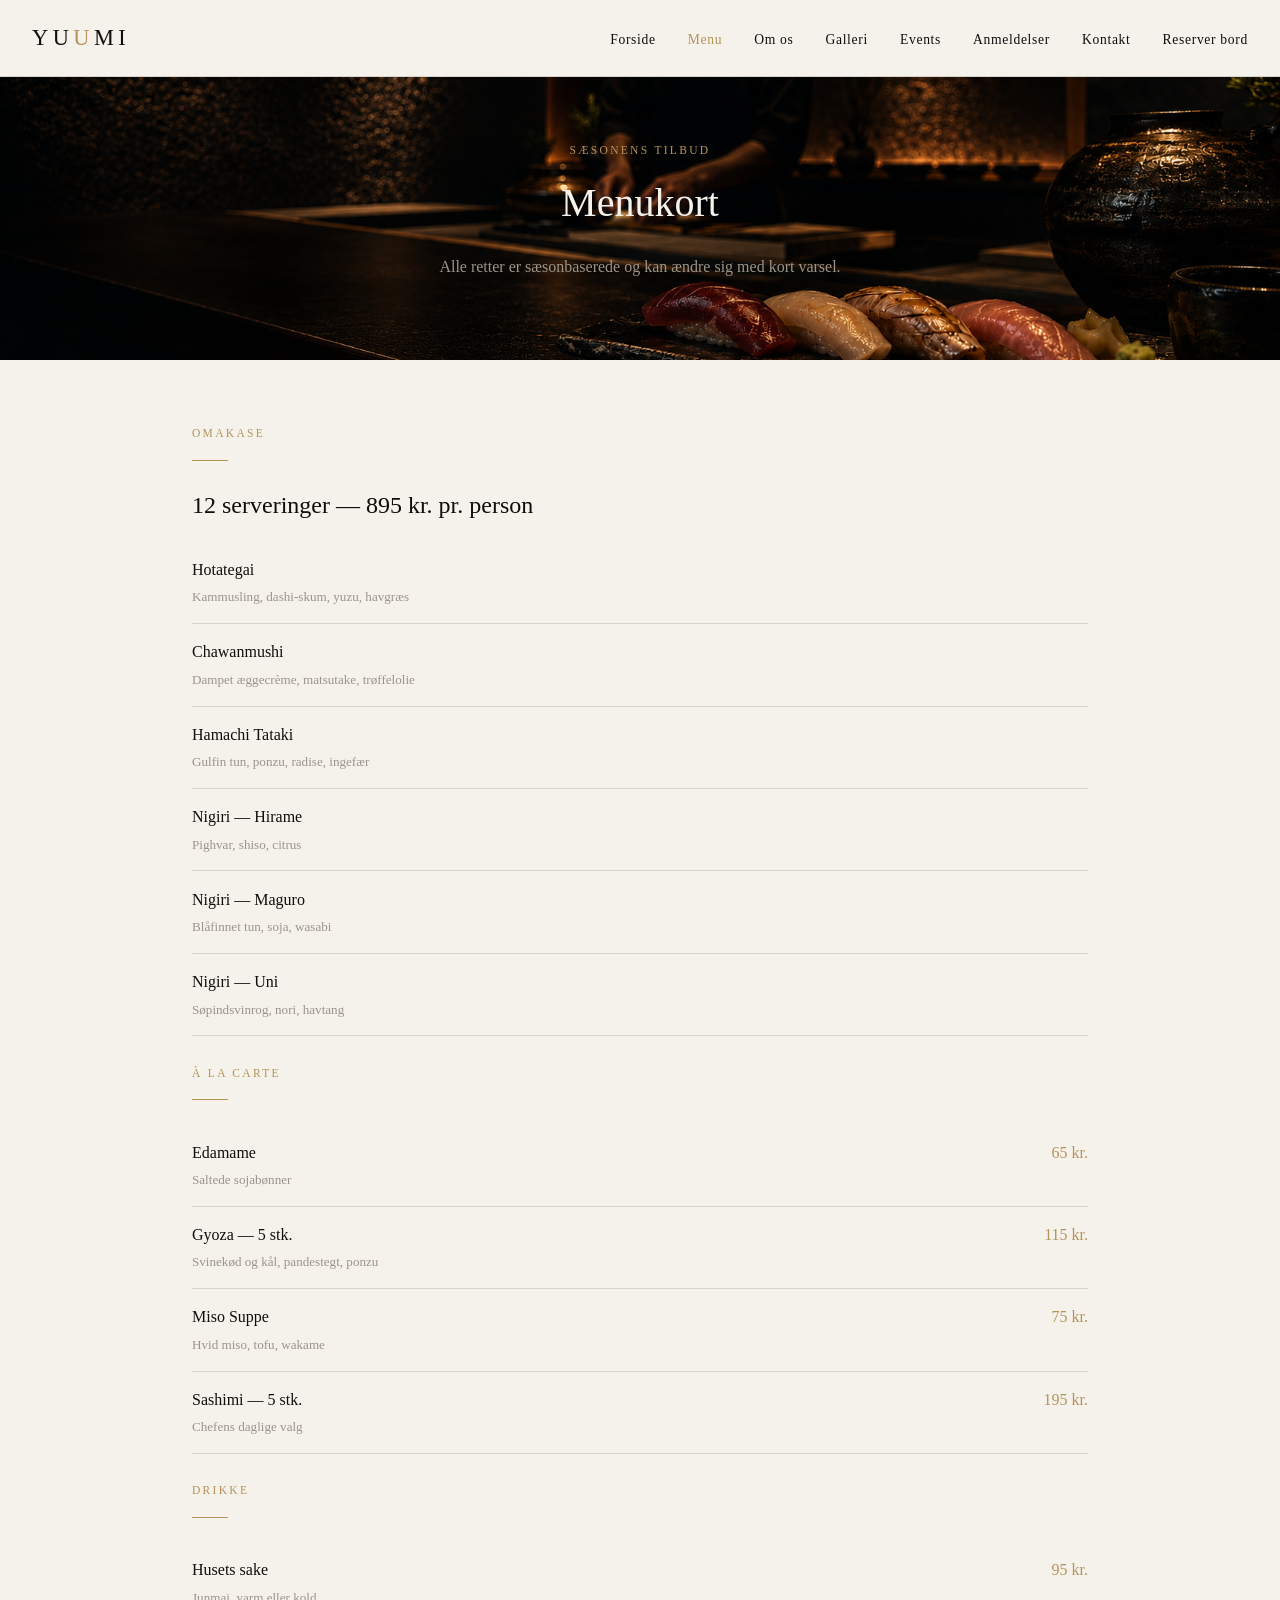
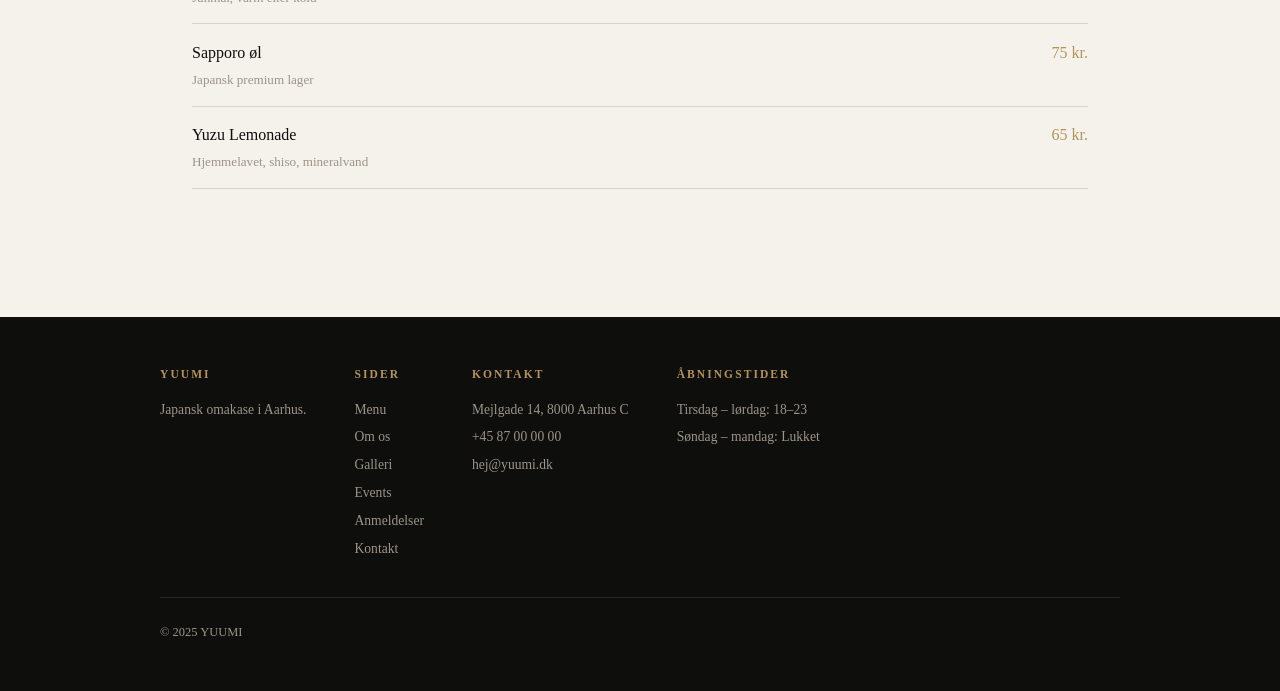
<file: Kode/menu.html>
<!DOCTYPE html>
<html lang="da">
<head>
  <meta charset="UTF-8" />
  <meta name="viewport" content="width=device-width, initial-scale=1.0" />
  <title>Menu — YUUMI</title>
  <link rel="stylesheet" href="main.css" />
  <link rel="stylesheet" href="pages.css" />
</head>
<body>

  <nav>
    <a href="index.html" class="logo">YU<span>U</span>MI</a>
    <ul>
      <li><a href="index.html">Forside</a></li>
      <li><a href="menu.html" class="active">Menu</a></li>
      <li><a href="about.html">Om os</a></li>
      <li><a href="gallery.html">Galleri</a></li>
      <li><a href="events.html">Events</a></li>
      <li><a href="reviews.html">Anmeldelser</a></li>
      <li><a href="contact.html">Kontakt</a></li>
      <li><a href="booking.html">Reserver bord</a></li>
    </ul>
  </nav>

  <div class="page-hero">
    <span class="label">Sæsonens tilbud</span>
    <h1>Menukort</h1>
    <p>Alle retter er sæsonbaserede og kan ændre sig med kort varsel.</p>
  </div>

  <div class="container">

    <span class="label">Omakase</span>
    <div class="divider"></div>
    <h2>12 serveringer — 895 kr. pr. person</h2>

    <div class="menu-item">
      <div>
        <h4>Hotategai</h4>
        <p>Kammusling, dashi-skum, yuzu, havgræs</p>
      </div>
    </div>
    <div class="menu-item">
      <div>
        <h4>Chawanmushi</h4>
        <p>Dampet æggecrème, matsutake, trøffelolie</p>
      </div>
    </div>
    <div class="menu-item">
      <div>
        <h4>Hamachi Tataki</h4>
        <p>Gulfin tun, ponzu, radise, ingefær</p>
      </div>
    </div>
    <div class="menu-item">
      <div>
        <h4>Nigiri — Hirame</h4>
        <p>Pighvar, shiso, citrus</p>
      </div>
    </div>
    <div class="menu-item">
      <div>
        <h4>Nigiri — Maguro</h4>
        <p>Blåfinnet tun, soja, wasabi</p>
      </div>
    </div>
    <div class="menu-item">
      <div>
        <h4>Nigiri — Uni</h4>
        <p>Søpindsvinrog, nori, havtang</p>
      </div>
    </div>

    <br>
    <span class="label">À la carte</span>
    <div class="divider"></div>

    <div class="menu-item">
      <div>
        <h4>Edamame</h4>
        <p>Saltede sojabønner</p>
      </div>
      <span class="price">65 kr.</span>
    </div>
    <div class="menu-item">
      <div>
        <h4>Gyoza — 5 stk.</h4>
        <p>Svinekød og kål, pandestegt, ponzu</p>
      </div>
      <span class="price">115 kr.</span>
    </div>
    <div class="menu-item">
      <div>
        <h4>Miso Suppe</h4>
        <p>Hvid miso, tofu, wakame</p>
      </div>
      <span class="price">75 kr.</span>
    </div>
    <div class="menu-item">
      <div>
        <h4>Sashimi — 5 stk.</h4>
        <p>Chefens daglige valg</p>
      </div>
      <span class="price">195 kr.</span>
    </div>

    <br>
    <span class="label">Drikke</span>
    <div class="divider"></div>

    <div class="menu-item">
      <div>
        <h4>Husets sake</h4>
        <p>Junmai, varm eller kold</p>
      </div>
      <span class="price">95 kr.</span>
    </div>
    <div class="menu-item">
      <div>
        <h4>Sapporo øl</h4>
        <p>Japansk premium lager</p>
      </div>
      <span class="price">75 kr.</span>
    </div>
    <div class="menu-item">
      <div>
        <h4>Yuzu Lemonade</h4>
        <p>Hjemmelavet, shiso, mineralvand</p>
      </div>
      <span class="price">65 kr.</span>
    </div>

  </div>

  <footer>
    <div class="footer-inner">
      <div class="footer-col">
        <h4>YUUMI</h4>
        <p>Japansk omakase i Aarhus.</p>
      </div>
      <div class="footer-col">
        <h4>Sider</h4>
        <a href="menu.html">Menu</a>
        <a href="about.html">Om os</a>
        <a href="gallery.html">Galleri</a>
        <a href="events.html">Events</a>
        <a href="reviews.html">Anmeldelser</a>
        <a href="contact.html">Kontakt</a>
      </div>
      <div class="footer-col">
        <h4>Kontakt</h4>
        <p>Mejlgade 14, 8000 Aarhus C</p>
        <p>+45 87 00 00 00</p>
        <p>hej@yuumi.dk</p>
      </div>
      <div class="footer-col">
        <h4>Åbningstider</h4>
        <p>Tirsdag – lørdag: 18–23</p>
        <p>Søndag – mandag: Lukket</p>
      </div>
    </div>
    <div class="footer-bottom">© 2025 YUUMI</div>
  </footer>

</body>
</html>
</file>
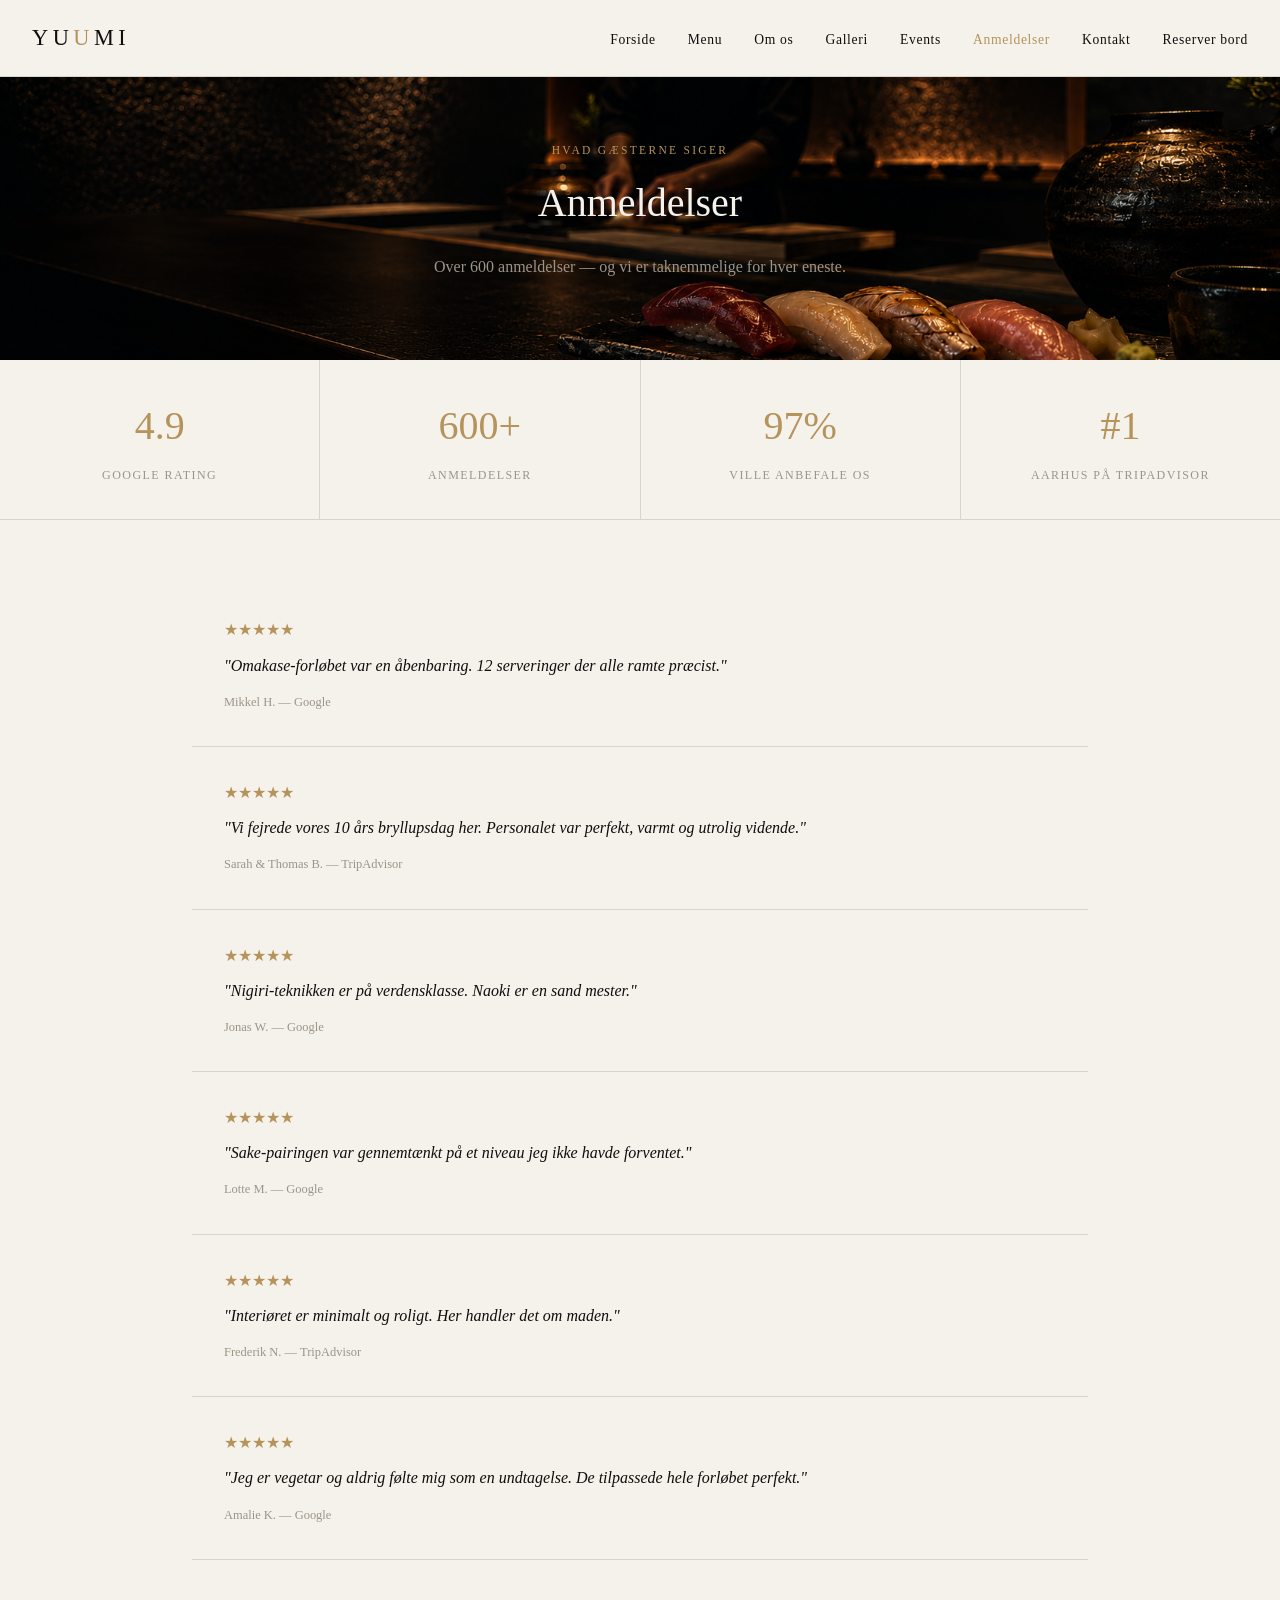
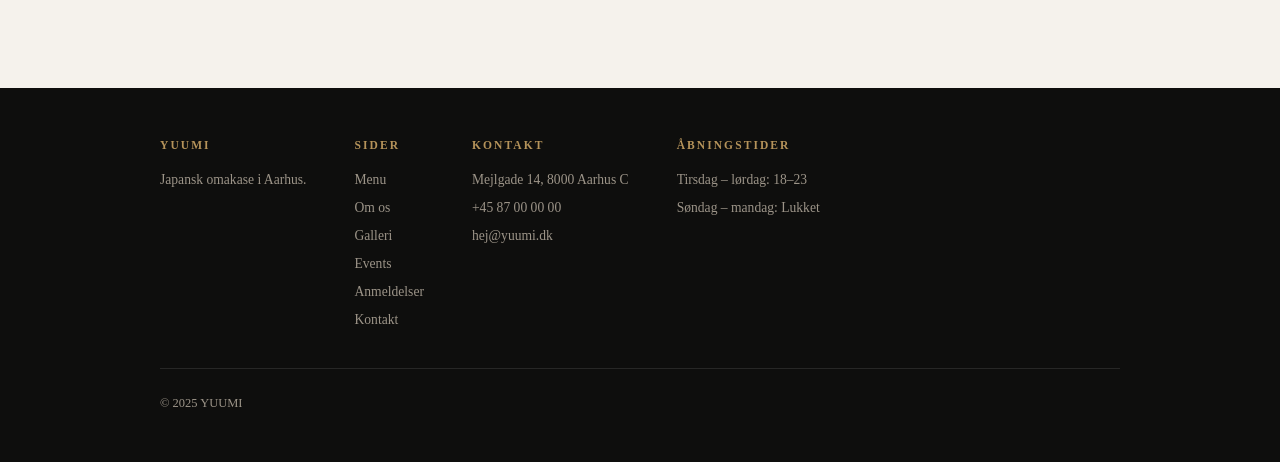
<file: Kode/reviews.html>
<!DOCTYPE html>
<html lang="da">
<head>
  <meta charset="UTF-8" />
  <meta name="viewport" content="width=device-width, initial-scale=1.0" />
  <title>Anmeldelser — YUUMI</title>
  <link rel="stylesheet" href="main.css" />
  <link rel="stylesheet" href="pages.css" />
</head>
<body>

  <nav>
    <a href="index.html" class="logo">YU<span>U</span>MI</a>
    <ul>
      <li><a href="index.html">Forside</a></li>
      <li><a href="menu.html">Menu</a></li>
      <li><a href="about.html">Om os</a></li>
      <li><a href="gallery.html">Galleri</a></li>
      <li><a href="events.html">Events</a></li>
      <li><a href="reviews.html" class="active">Anmeldelser</a></li>
      <li><a href="contact.html">Kontakt</a></li>
      <li><a href="booking.html">Reserver bord</a></li>
    </ul>
  </nav>

  <div class="page-hero">
    <span class="label">Hvad gæsterne siger</span>
    <h1>Anmeldelser</h1>
    <p>Over 600 anmeldelser — og vi er taknemmelige for hver eneste.</p>
  </div>

  <div class="stats">
    <div class="stat">
      <span class="stat-number">4.9</span>
      <span class="stat-label">Google rating</span>
    </div>
    <div class="stat">
      <span class="stat-number">600+</span>
      <span class="stat-label">Anmeldelser</span>
    </div>
    <div class="stat">
      <span class="stat-number">97%</span>
      <span class="stat-label">Ville anbefale os</span>
    </div>
    <div class="stat">
      <span class="stat-number">#1</span>
      <span class="stat-label">Aarhus på TripAdvisor</span>
    </div>
  </div>

  <div class="container">

    <div class="review-card">
      <div class="review-stars">★★★★★</div>
      <p class="review-text">"Omakase-forløbet var en åbenbaring. 12 serveringer der alle ramte præcist."</p>
      <span class="review-author">Mikkel H. — Google</span>
    </div>

    <div class="review-card">
      <div class="review-stars">★★★★★</div>
      <p class="review-text">"Vi fejrede vores 10 års bryllupsdag her. Personalet var perfekt, varmt og utrolig vidende."</p>
      <span class="review-author">Sarah & Thomas B. — TripAdvisor</span>
    </div>

    <div class="review-card">
      <div class="review-stars">★★★★★</div>
      <p class="review-text">"Nigiri-teknikken er på verdensklasse. Naoki er en sand mester."</p>
      <span class="review-author">Jonas W. — Google</span>
    </div>

    <div class="review-card">
      <div class="review-stars">★★★★★</div>
      <p class="review-text">"Sake-pairingen var gennemtænkt på et niveau jeg ikke havde forventet."</p>
      <span class="review-author">Lotte M. — Google</span>
    </div>

    <div class="review-card">
      <div class="review-stars">★★★★★</div>
      <p class="review-text">"Interiøret er minimalt og roligt. Her handler det om maden."</p>
      <span class="review-author">Frederik N. — TripAdvisor</span>
    </div>

    <div class="review-card">
      <div class="review-stars">★★★★★</div>
      <p class="review-text">"Jeg er vegetar og aldrig følte mig som en undtagelse. De tilpassede hele forløbet perfekt."</p>
      <span class="review-author">Amalie K. — Google</span>
    </div>

  </div>

  <footer>
    <div class="footer-inner">
      <div class="footer-col">
        <h4>YUUMI</h4>
        <p>Japansk omakase i Aarhus.</p>
      </div>
      <div class="footer-col">
        <h4>Sider</h4>
        <a href="menu.html">Menu</a>
        <a href="about.html">Om os</a>
        <a href="gallery.html">Galleri</a>
        <a href="events.html">Events</a>
        <a href="reviews.html">Anmeldelser</a>
        <a href="contact.html">Kontakt</a>
      </div>
      <div class="footer-col">
        <h4>Kontakt</h4>
        <p>Mejlgade 14, 8000 Aarhus C</p>
        <p>+45 87 00 00 00</p>
        <p>hej@yuumi.dk</p>
      </div>
      <div class="footer-col">
        <h4>Åbningstider</h4>
        <p>Tirsdag – lørdag: 18–23</p>
        <p>Søndag – mandag: Lukket</p>
      </div>
    </div>
    <div class="footer-bottom">© 2025 YUUMI</div>
  </footer>

</body>
</html>
</file>
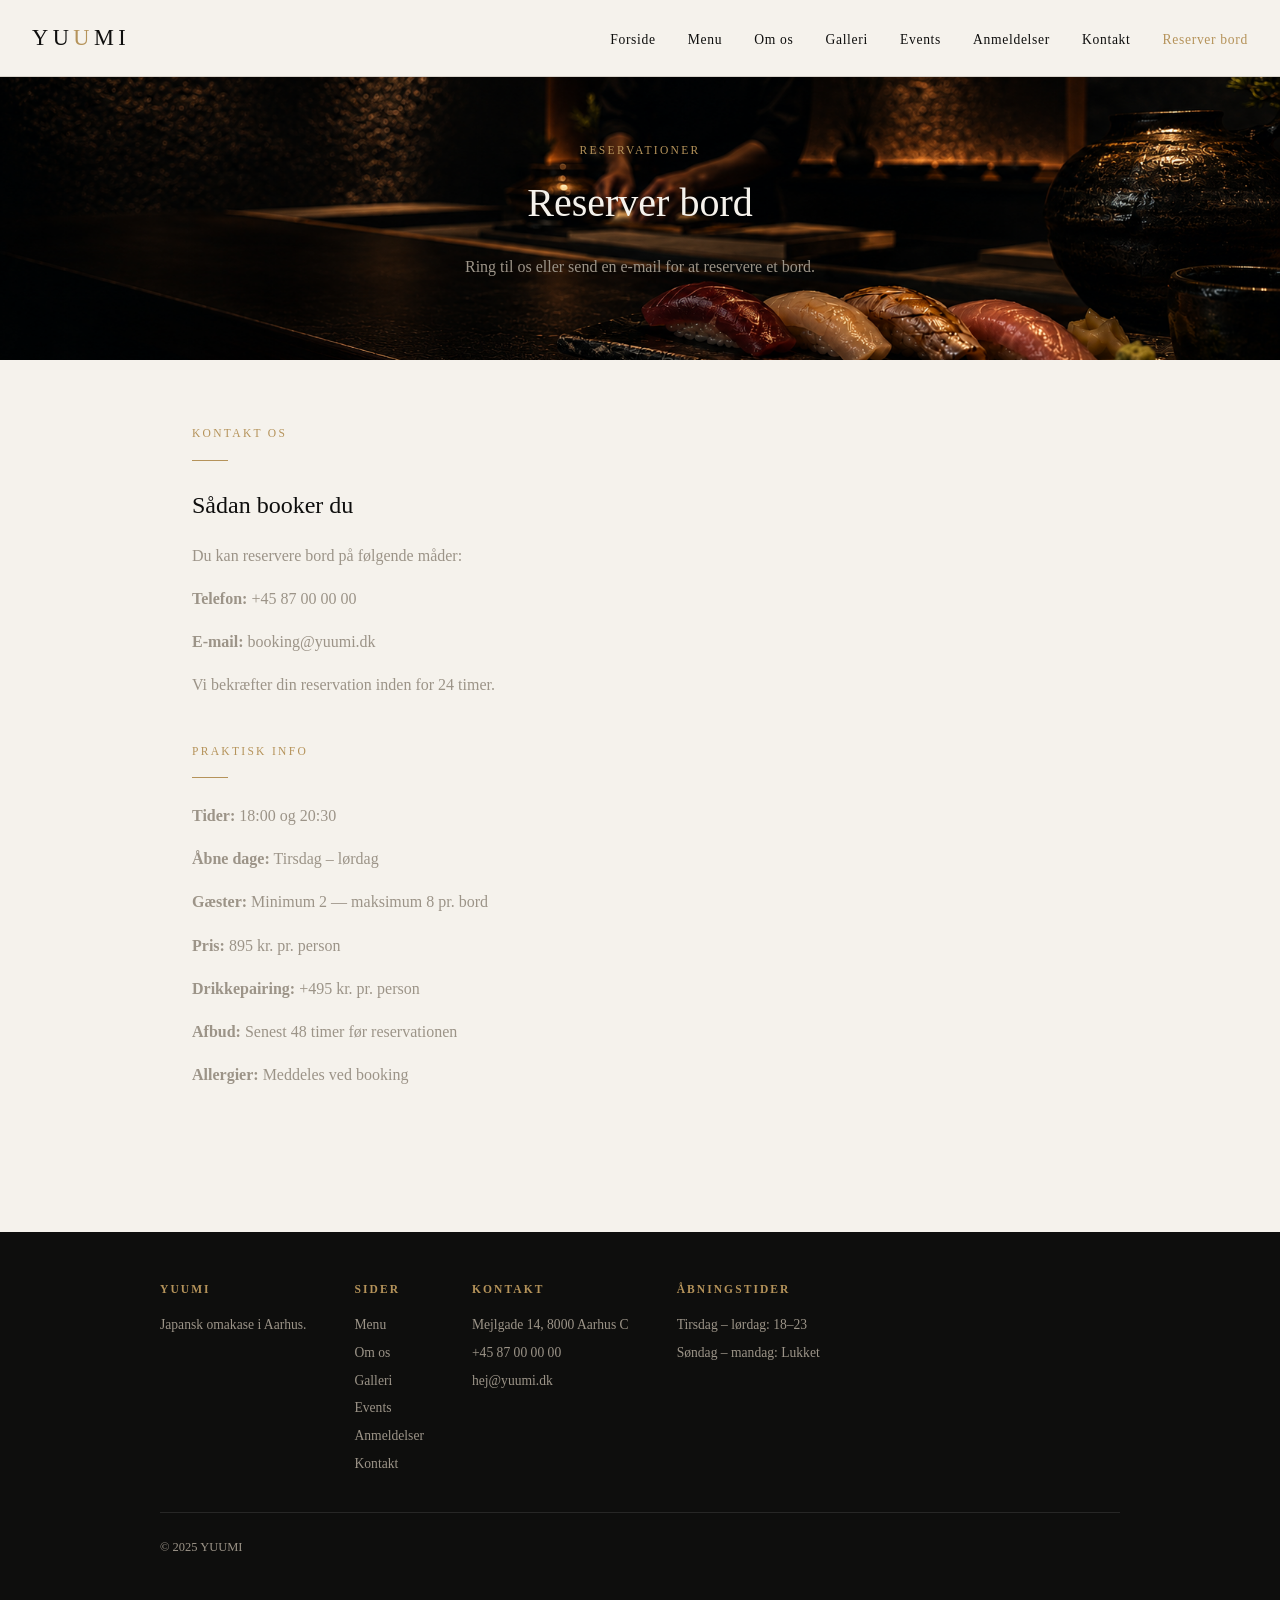
<file: Yuumi/booking.html>
<!DOCTYPE html>
<html lang="da">
<head>
  <meta charset="UTF-8" />
  <meta name="viewport" content="width=device-width, initial-scale=1.0" />
  <title>Reserver bord — YUUMI</title>
  <link rel="stylesheet" href="main.css" />
  <link rel="stylesheet" href="pages.css" />
</head>
<body>

  <nav>
    <a href="index.html" class="logo">YU<span>U</span>MI</a>
    <ul>
      <li><a href="index.html">Forside</a></li>
      <li><a href="menu.html">Menu</a></li>
      <li><a href="about.html">Om os</a></li>
      <li><a href="gallery.html">Galleri</a></li>
      <li><a href="events.html">Events</a></li>
      <li><a href="reviews.html">Anmeldelser</a></li>
      <li><a href="contact.html">Kontakt</a></li>
      <li><a href="booking.html" class="active">Reserver bord</a></li>
    </ul>
  </nav>

  <div class="page-hero">
    <span class="label">Reservationer</span>
    <h1>Reserver bord</h1>
    <p>Ring til os eller send en e-mail for at reservere et bord.</p>
  </div>

  <div class="container">

    <span class="label">Kontakt os</span>
    <div class="divider"></div>
    <h2>Sådan booker du</h2>
    <p>Du kan reservere bord på følgende måder:</p>
    <p><strong>Telefon:</strong> +45 87 00 00 00</p>
    <p><strong>E-mail:</strong> booking@yuumi.dk</p>
    <p>Vi bekræfter din reservation inden for 24 timer.</p>

    <br>
    <span class="label">Praktisk info</span>
    <div class="divider"></div>

    <p><strong>Tider:</strong> 18:00 og 20:30</p>
    <p><strong>Åbne dage:</strong> Tirsdag – lørdag</p>
    <p><strong>Gæster:</strong> Minimum 2 — maksimum 8 pr. bord</p>
    <p><strong>Pris:</strong> 895 kr. pr. person</p>
    <p><strong>Drikkepairing:</strong> +495 kr. pr. person</p>
    <p><strong>Afbud:</strong> Senest 48 timer før reservationen</p>
    <p><strong>Allergier:</strong> Meddeles ved booking</p>

  </div>

  <footer>
    <div class="footer-inner">
      <div class="footer-col">
        <h4>YUUMI</h4>
        <p>Japansk omakase i Aarhus.</p>
      </div>
      <div class="footer-col">
        <h4>Sider</h4>
        <a href="menu.html">Menu</a>
        <a href="about.html">Om os</a>
        <a href="gallery.html">Galleri</a>
        <a href="events.html">Events</a>
        <a href="reviews.html">Anmeldelser</a>
        <a href="contact.html">Kontakt</a>
      </div>
      <div class="footer-col">
        <h4>Kontakt</h4>
        <p>Mejlgade 14, 8000 Aarhus C</p>
        <p>+45 87 00 00 00</p>
        <p>hej@yuumi.dk</p>
      </div>
      <div class="footer-col">
        <h4>Åbningstider</h4>
        <p>Tirsdag – lørdag: 18–23</p>
        <p>Søndag – mandag: Lukket</p>
      </div>
    </div>
    <div class="footer-bottom">© 2025 YUUMI</div>
  </footer>

</body>
</html>
</file>
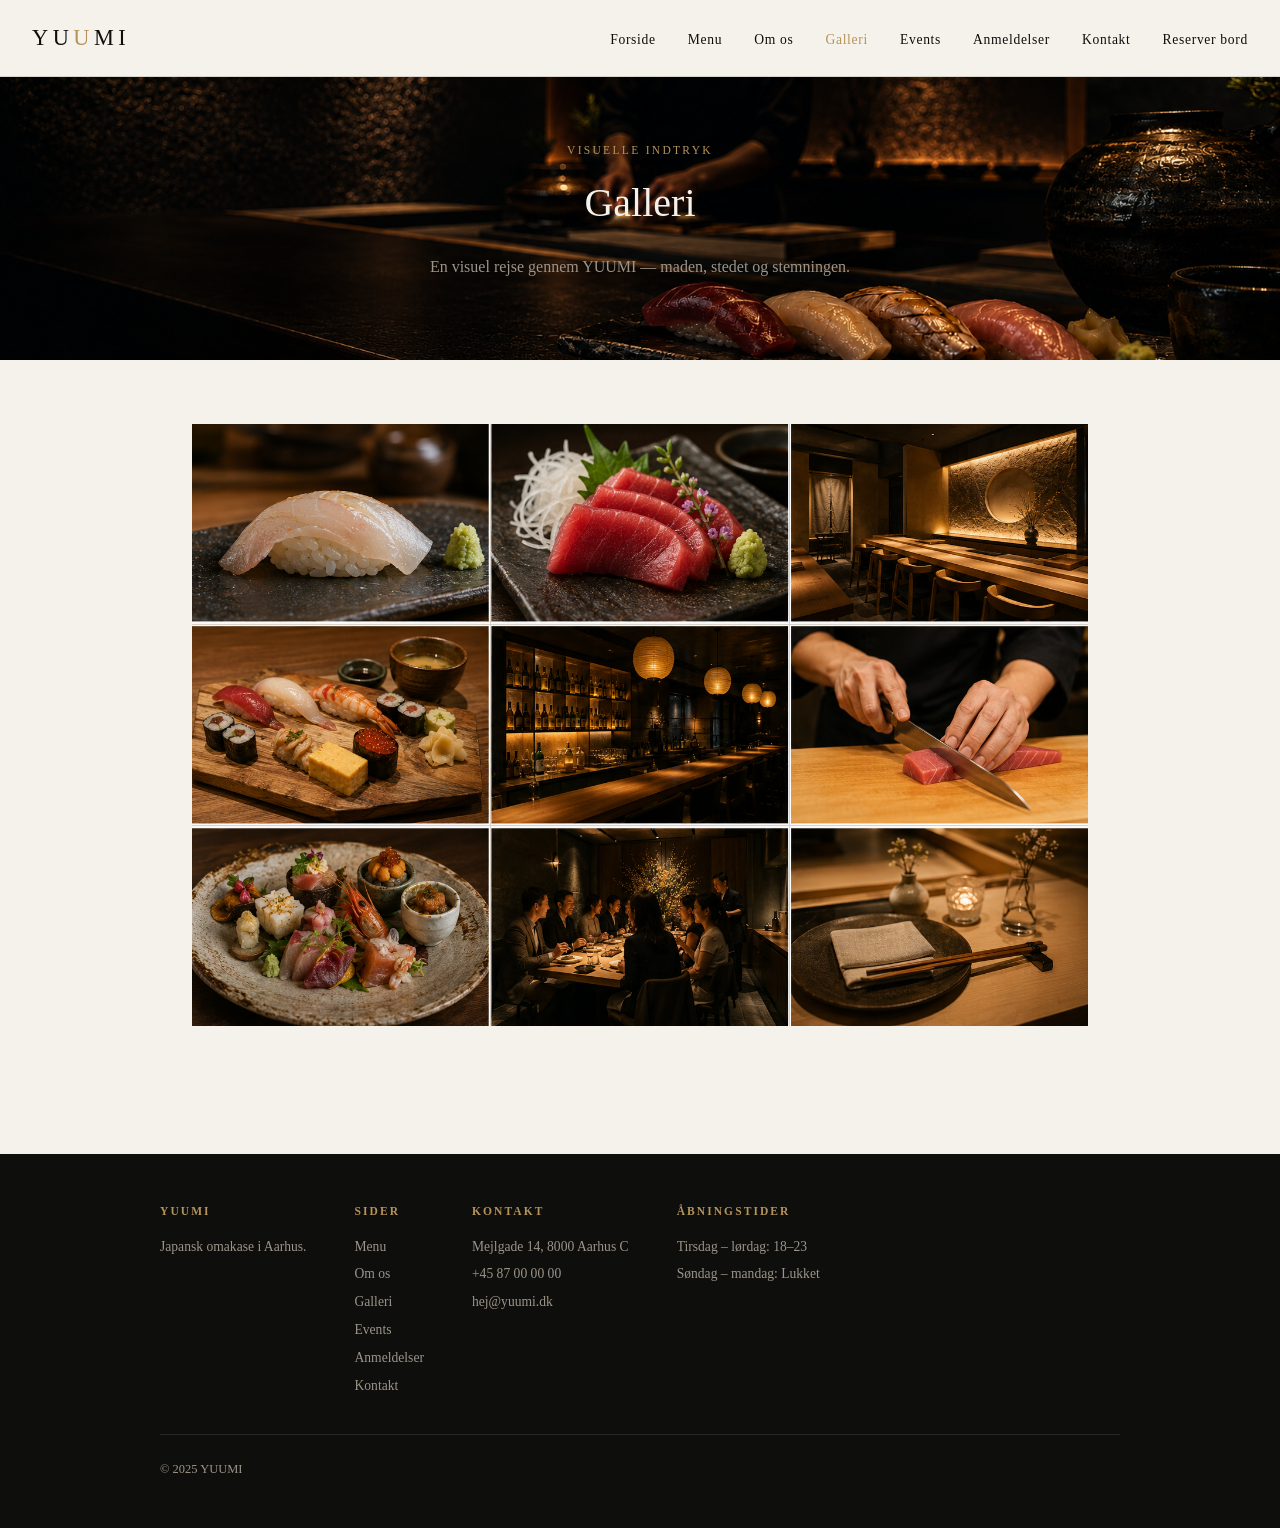
<file: Yuumi/gallery.html>
<!DOCTYPE html>
<html lang="da">
<head>
  <meta charset="UTF-8" />
  <meta name="viewport" content="width=device-width, initial-scale=1.0" />
  <title>Galleri — YUUMI</title>
  <link rel="stylesheet" href="main.css" />
  <link rel="stylesheet" href="pages.css" />
</head>
<body>

  <nav>
    <a href="index.html" class="logo">YU<span>U</span>MI</a>
    <ul>
      <li><a href="index.html">Forside</a></li>
      <li><a href="menu.html">Menu</a></li>
      <li><a href="about.html">Om os</a></li>
      <li><a href="gallery.html" class="active">Galleri</a></li>
      <li><a href="events.html">Events</a></li>
      <li><a href="reviews.html">Anmeldelser</a></li>
      <li><a href="contact.html">Kontakt</a></li>
      <li><a href="booking.html">Reserver bord</a></li>
    </ul>
  </nav>

  <div class="page-hero">
    <span class="label">Visuelle indtryk</span>
    <h1>Galleri</h1>
    <p>En visuel rejse gennem YUUMI — maden, stedet og stemningen.</p>
  </div>

  <div class="container">
    
    <div class="gallery-grid">

      <div class="gallery-item">
  <img src="../images/yuumi_gallery_1.png" alt="Nigiri — Hirame" />
  
</div>

<div class="gallery-item">
  <img src="../images/yuumi_gallery_2.png" alt="Sashimi — Maguro" />
  
</div>

<div class="gallery-item">
  <img src="../images/yuumi_gallery_3.png" alt="Restauranten" />
  
</div>

<div class="gallery-item">
  <img src="../images/yuumi_gallery_4.png" alt="Chawanmushi" />
 
</div>

<div class="gallery-item">
  <img src="../images/yuumi_gallery_5.png" alt="Baren om aftenen" />

</div>

<div class="gallery-item">
  <img src="../images/yuumi_gallery_6.png" alt="Knivteknik" />

</div>

<div class="gallery-item">
  <img src="../images/yuumi_gallery_7.png" alt="Omakase-anretning" />
  
</div>

<div class="gallery-item">
  <img src="../images/yuumi_gallery_8.png" alt="Privat selskab" />
  
</div>

<div class="gallery-item">
  <img src="../images/yuumi_gallery_9.png" alt="Borddækning" />
  
</div>

    </div>
  </div>

  <footer>
    <div class="footer-inner">
      <div class="footer-col">
        <h4>YUUMI</h4>
        <p>Japansk omakase i Aarhus.</p>
      </div>
      <div class="footer-col">
        <h4>Sider</h4>
        <a href="menu.html">Menu</a>
        <a href="about.html">Om os</a>
        <a href="gallery.html">Galleri</a>
        <a href="events.html">Events</a>
        <a href="reviews.html">Anmeldelser</a>
        <a href="contact.html">Kontakt</a>
      </div>
      <div class="footer-col">
        <h4>Kontakt</h4>
        <p>Mejlgade 14, 8000 Aarhus C</p>
        <p>+45 87 00 00 00</p>
        <p>hej@yuumi.dk</p>
      </div>
      <div class="footer-col">
        <h4>Åbningstider</h4>
        <p>Tirsdag – lørdag: 18–23</p>
        <p>Søndag – mandag: Lukket</p>
      </div>
    </div>
    <div class="footer-bottom">© 2025 YUUMI</div>
  </footer>

</body>
</html>
</file>
<file: Kode/main.css>
/* YUUMI — Global styling (main.css) */

:root {
    --paper:    #F5F2EC;
    --ink:      #0E0E0D;
    --gold:     #B5935A;
    --muted:    #9C9488;
    --linen:    #EDE9E1;
    --hairline: #D8D3CB;
  }
  
  * {
    margin: 0;
    padding: 0;
    box-sizing: border-box;
  }
  
  body {
    background-color: var(--paper);
    color: var(--ink);
    font-family: Georgia, serif;
    font-size: 16px;
    line-height: 1.7;
  }
  
  h1, h2, h3 {
    font-weight: normal;
    margin-bottom: 1rem;
  }
  
  p {
    color: var(--muted);
    margin-bottom: 1rem;
  }
  
  a {
    color: var(--ink);
    text-decoration: none;
  }
  
  a:hover {
    color: var(--gold);
  }
  
  /* Navigation */
  nav {
    background-color: var(--paper);
    border-bottom: 1px solid var(--hairline);
    padding: 1.2rem 2rem;
    display: flex;
    justify-content: space-between;
    align-items: center;
  }
  
  .logo {
    font-size: 1.4rem;
    letter-spacing: 0.2em;
  }
  
  .logo span {
    color: var(--gold);
  }
  
  nav ul {
    list-style: none;
    display: flex;
    gap: 2rem;
  }
  
  nav ul a {
    font-size: 0.85rem;
    letter-spacing: 0.05em;
  }
  
  nav ul a.active {
    color: var(--gold);
  }
  
  /* Indhold */
  .container {
    max-width: 960px;
    margin: 0 auto;
    padding: 4rem 2rem;
  }
  
  .label {
    font-size: 0.72rem;
    letter-spacing: 0.2em;
    text-transform: uppercase;
    color: var(--gold);
    display: block;
    margin-bottom: 0.5rem;
  }
  
  .divider {
    width: 36px;
    height: 1px;
    background-color: var(--gold);
    margin: 1rem 0 1.5rem;
  }
  
  .btn {
    display: inline-block;
    padding: 0.6rem 1.6rem;
    border: 1px solid var(--gold);
    background-color: var(--gold);
    font-size: 0.85rem;
    color: var(--paper);
  }
  
  .btn:hover {
    background-color: var(--ink);
    color: var(--paper);
  }
  
  /* Footer */
  footer {
    background-color: var(--ink);
    padding: 3rem 2rem;
    margin-top: 4rem;
  }
  
  .footer-inner {
    max-width: 960px;
    margin: 0 auto;
    display: flex;
    gap: 3rem;
    flex-wrap: wrap;
  }
  
  .footer-col h4 {
    font-size: 0.72rem;
    letter-spacing: 0.18em;
    text-transform: uppercase;
    color: var(--gold);
    margin-bottom: 0.8rem;
  }
  
  .footer-col p,
  .footer-col a {
    font-size: 0.85rem;
    color: var(--muted);
    display: block;
    margin-bottom: 0.3rem;
  }
  
  .footer-col a:hover {
    color: var(--linen);
  }
  
  .footer-bottom {
    max-width: 960px;
    margin: 2rem auto 0;
    padding-top: 1.5rem;
    border-top: 1px solid rgba(255,255,255,0.1);
    font-size: 0.78rem;
    color: var(--muted);
  }
</file>
<file: Kode/pages.css>
/* YUUMI — Sidespecifik styling (pages.css) */

/* Delt hero-stil */
.page-hero {
    padding: 4rem 2rem;
    text-align: center;
    background-color: var(--linen);
  }
  
  .page-hero h1 {
    font-size: 2.5rem;
  }
  
  .page-hero {
  background-image: url('/images/yuumi_mainpic.png');
  background-size: cover;
  background-position: center 60%;
  color: var(--paper)
  }
  /* INDEX */
  .features {
    display: flex;
    border-top: 1px solid var(--hairline);
    border-bottom: 1px solid var(--hairline);
  }
  
  .feature {
    flex: 1;
    padding: 2rem;
    border-right: 1px solid var(--hairline);
  }
  
  .feature:last-child {
    border-right: none;
  }
  
  /* MENU */
  .menu-item {
    display: flex;
    justify-content: space-between;
    padding: 0.9rem 0;
    border-bottom: 1px solid var(--hairline);
  }
  
  .menu-item h4 {
    font-weight: normal;
    margin-bottom: 0.2rem;
  }
  
  .menu-item p {
    font-size: 0.82rem;
    margin: 0;
  }
  
  .price {
    color: var(--gold);
    white-space: nowrap;
    margin-left: 1rem;
  }
  
  /* GALLERI */
  .gallery-grid {
    display: grid;
    grid-template-columns: repeat(3, 1fr);
    gap: 1px;
    background-color: var(--hairline);
  }
  
  .gallery-item {
    background-color: var(--linen);
    height: 200px;
    display: flex;
    flex-direction: column;
    align-items: center;
    justify-content: center;
    font-size: 2.5rem;
    color: var(--gold);
  }
  
  .gallery-item p {
    font-size: 0.75rem;
    letter-spacing: 0.1em;
    text-transform: uppercase;
    color: var(--muted);
    margin: 0.5rem 0 0;
  }
  .gallery-item img {
  width: 100%;
  height: 100%;
  object-fit: cover;
  display: block;
  }


  /* ANMELDELSER */
  .stats {
    display: flex;
    text-align: center;
    border-bottom: 1px solid var(--hairline);
  }
  
  .stat {
    flex: 1;
    padding: 2rem;
    border-right: 1px solid var(--hairline);
  }
  
  .stat:last-child {
    border-right: none;
  }
  
  .stat-number {
    display: block;
    font-size: 2.5rem;
    color: var(--gold);
  }
  
  .stat-label {
    font-size: 0.75rem;
    letter-spacing: 0.12em;
    text-transform: uppercase;
    color: var(--muted);
  }
  
  .review-card {
    padding: 2rem;
    border-bottom: 1px solid var(--hairline);
  }
  
  .review-stars {
    color: var(--gold);
    margin-bottom: 0.5rem;
  }
  
  .review-text {
    font-style: italic;
    color: var(--ink);
    margin-bottom: 0.5rem;
  }
  
  .review-author {
    font-size: 0.78rem;
    color: var(--muted);
  }
  
  /* EVENTS */
  .event-types {
    display: grid;
    grid-template-columns: repeat(3, 1fr);
    gap: 1px;
    background-color: var(--hairline);
    margin-top: 2rem;
  }
  
  .event-type {
    background-color: var(--paper);
    padding: 2rem;
  }
  
  .event-listing {
    display: flex;
    align-items: center;
    gap: 2rem;
    padding: 1.5rem 0;
    border-bottom: 1px solid var(--hairline);
  }
  
  .event-date {
    text-align: center;
    min-width: 44px;
  }
  
  .event-day {
    font-size: 1.8rem;
    color: var(--gold);
    line-height: 1;
  }
  
  .event-month {
    font-size: 0.65rem;
    letter-spacing: 0.12em;
    text-transform: uppercase;
    color: var(--muted);
  }
  
  /* KONTAKT — åbningstider */
  .hours-row {
    display: flex;
    justify-content: space-between;
    padding: 0.5rem 0;
    border-bottom: 1px solid var(--hairline);
    font-size: 0.9rem;
  }
  
  .hours-row span:first-child {
    color: var(--muted);
  }
</file>
<file: Yuumi/main.css>
/* YUUMI — Global styling (main.css) */

:root {
    --paper:    #F5F2EC;
    --ink:      #0E0E0D;
    --gold:     #B5935A;
    --muted:    #9C9488;
    --linen:    #EDE9E1;
    --hairline: #D8D3CB;
  }
  
  * {
    margin: 0;
    padding: 0;
    box-sizing: border-box;
  }
  
  body {
    background-color: var(--paper);
    color: var(--ink);
    font-family: Georgia, serif;
    font-size: 16px;
    line-height: 1.7;
  }
  
  h1, h2, h3 {
    font-weight: normal;
    margin-bottom: 1rem;
  }
  
  p {
    color: var(--muted);
    margin-bottom: 1rem;
  }
  
  a {
    color: var(--ink);
    text-decoration: none;
  }
  
  a:hover {
    color: var(--gold);
  }
  
  /* Navigation */
  nav {
    background-color: var(--paper);
    border-bottom: 1px solid var(--hairline);
    padding: 1.2rem 2rem;
    display: flex;
    justify-content: space-between;
    align-items: center;
  }
  
  .logo {
    font-size: 1.4rem;
    letter-spacing: 0.2em;
  }
  
  .logo span {
    color: var(--gold);
  }
  
  nav ul {
    list-style: none;
    display: flex;
    gap: 2rem;
  }
  
  nav ul a {
    font-size: 0.85rem;
    letter-spacing: 0.05em;
  }
  
  nav ul a.active {
    color: var(--gold);
  }
  
  /* Indhold */
  .container {
    max-width: 960px;
    margin: 0 auto;
    padding: 4rem 2rem;
  }
  
  .label {
    font-size: 0.72rem;
    letter-spacing: 0.2em;
    text-transform: uppercase;
    color: var(--gold);
    display: block;
    margin-bottom: 0.5rem;
  }
  
  .divider {
    width: 36px;
    height: 1px;
    background-color: var(--gold);
    margin: 1rem 0 1.5rem;
  }
  
  .btn {
    display: inline-block;
    padding: 0.6rem 1.6rem;
    border: 1px solid var(--gold);
    background-color: var(--gold);
    font-size: 0.85rem;
    color: var(--paper);
  }
  
  .btn:hover {
    background-color: var(--ink);
    color: var(--paper);
  }
  
  /* Footer */
  footer {
    background-color: var(--ink);
    padding: 3rem 2rem;
    margin-top: 4rem;
  }
  
  .footer-inner {
    max-width: 960px;
    margin: 0 auto;
    display: flex;
    gap: 3rem;
    flex-wrap: wrap;
  }
  
  .footer-col h4 {
    font-size: 0.72rem;
    letter-spacing: 0.18em;
    text-transform: uppercase;
    color: var(--gold);
    margin-bottom: 0.8rem;
  }
  
  .footer-col p,
  .footer-col a {
    font-size: 0.85rem;
    color: var(--muted);
    display: block;
    margin-bottom: 0.3rem;
  }
  
  .footer-col a:hover {
    color: var(--linen);
  }
  
  .footer-bottom {
    max-width: 960px;
    margin: 2rem auto 0;
    padding-top: 1.5rem;
    border-top: 1px solid rgba(255,255,255,0.1);
    font-size: 0.78rem;
    color: var(--muted);
  }
</file>
<file: Yuumi/pages.css>
/* YUUMI — Sidespecifik styling (pages.css) */

/* Delt hero-stil */
.page-hero {
    padding: 4rem 2rem;
    text-align: center;
    background-color: var(--linen);
  }
  
  .page-hero h1 {
    font-size: 2.5rem;
  }
  
  .page-hero {
  background-image: url('../images/yuumi_mainpic.png');
  background-size: cover;
  background-position: center 60%;
  color: var(--paper)
  }
  /* INDEX */
  .features {
    display: flex;
    border-top: 1px solid var(--hairline);
    border-bottom: 1px solid var(--hairline);
  }
  
  .feature {
    flex: 1;
    padding: 2rem;
    border-right: 1px solid var(--hairline);
  }
  
  .feature:last-child {
    border-right: none;
  }
  
  /* MENU */
  .menu-item {
    display: flex;
    justify-content: space-between;
    padding: 0.9rem 0;
    border-bottom: 1px solid var(--hairline);
  }
  
  .menu-item h4 {
    font-weight: normal;
    margin-bottom: 0.2rem;
  }
  
  .menu-item p {
    font-size: 0.82rem;
    margin: 0;
  }
  
  .price {
    color: var(--gold);
    white-space: nowrap;
    margin-left: 1rem;
  }
  
  /* GALLERI */
  .gallery-grid {
    display: grid;
    grid-template-columns: repeat(3, 1fr);
    gap: 1px;
    background-color: var(--hairline);
  }
  
  .gallery-item {
    background-color: var(--linen);
    height: 200px;
    display: flex;
    flex-direction: column;
    align-items: center;
    justify-content: center;
    font-size: 2.5rem;
    color: var(--gold);
  }
  
  .gallery-item p {
    font-size: 0.75rem;
    letter-spacing: 0.1em;
    text-transform: uppercase;
    color: var(--muted);
    margin: 0.5rem 0 0;
  }
  .gallery-item img {
  width: 100%;
  height: 100%;
  object-fit: cover;
  display: block;
  }


  /* ANMELDELSER */
  .stats {
    display: flex;
    text-align: center;
    border-bottom: 1px solid var(--hairline);
  }
  
  .stat {
    flex: 1;
    padding: 2rem;
    border-right: 1px solid var(--hairline);
  }
  
  .stat:last-child {
    border-right: none;
  }
  
  .stat-number {
    display: block;
    font-size: 2.5rem;
    color: var(--gold);
  }
  
  .stat-label {
    font-size: 0.75rem;
    letter-spacing: 0.12em;
    text-transform: uppercase;
    color: var(--muted);
  }
  
  .review-card {
    padding: 2rem;
    border-bottom: 1px solid var(--hairline);
  }
  
  .review-stars {
    color: var(--gold);
    margin-bottom: 0.5rem;
  }
  
  .review-text {
    font-style: italic;
    color: var(--ink);
    margin-bottom: 0.5rem;
  }
  
  .review-author {
    font-size: 0.78rem;
    color: var(--muted);
  }
  
  /* EVENTS */
  .event-types {
    display: grid;
    grid-template-columns: repeat(3, 1fr);
    gap: 1px;
    background-color: var(--hairline);
    margin-top: 2rem;
  }
  
  .event-type {
    background-color: var(--paper);
    padding: 2rem;
  }
  
  .event-listing {
    display: flex;
    align-items: center;
    gap: 2rem;
    padding: 1.5rem 0;
    border-bottom: 1px solid var(--hairline);
  }
  
  .event-date {
    text-align: center;
    min-width: 44px;
  }
  
  .event-day {
    font-size: 1.8rem;
    color: var(--gold);
    line-height: 1;
  }
  
  .event-month {
    font-size: 0.65rem;
    letter-spacing: 0.12em;
    text-transform: uppercase;
    color: var(--muted);
  }
  
  /* KONTAKT — åbningstider */
  .hours-row {
    display: flex;
    justify-content: space-between;
    padding: 0.5rem 0;
    border-bottom: 1px solid var(--hairline);
    font-size: 0.9rem;
  }
  
  .hours-row span:first-child {
    color: var(--muted);
  }
</file>
